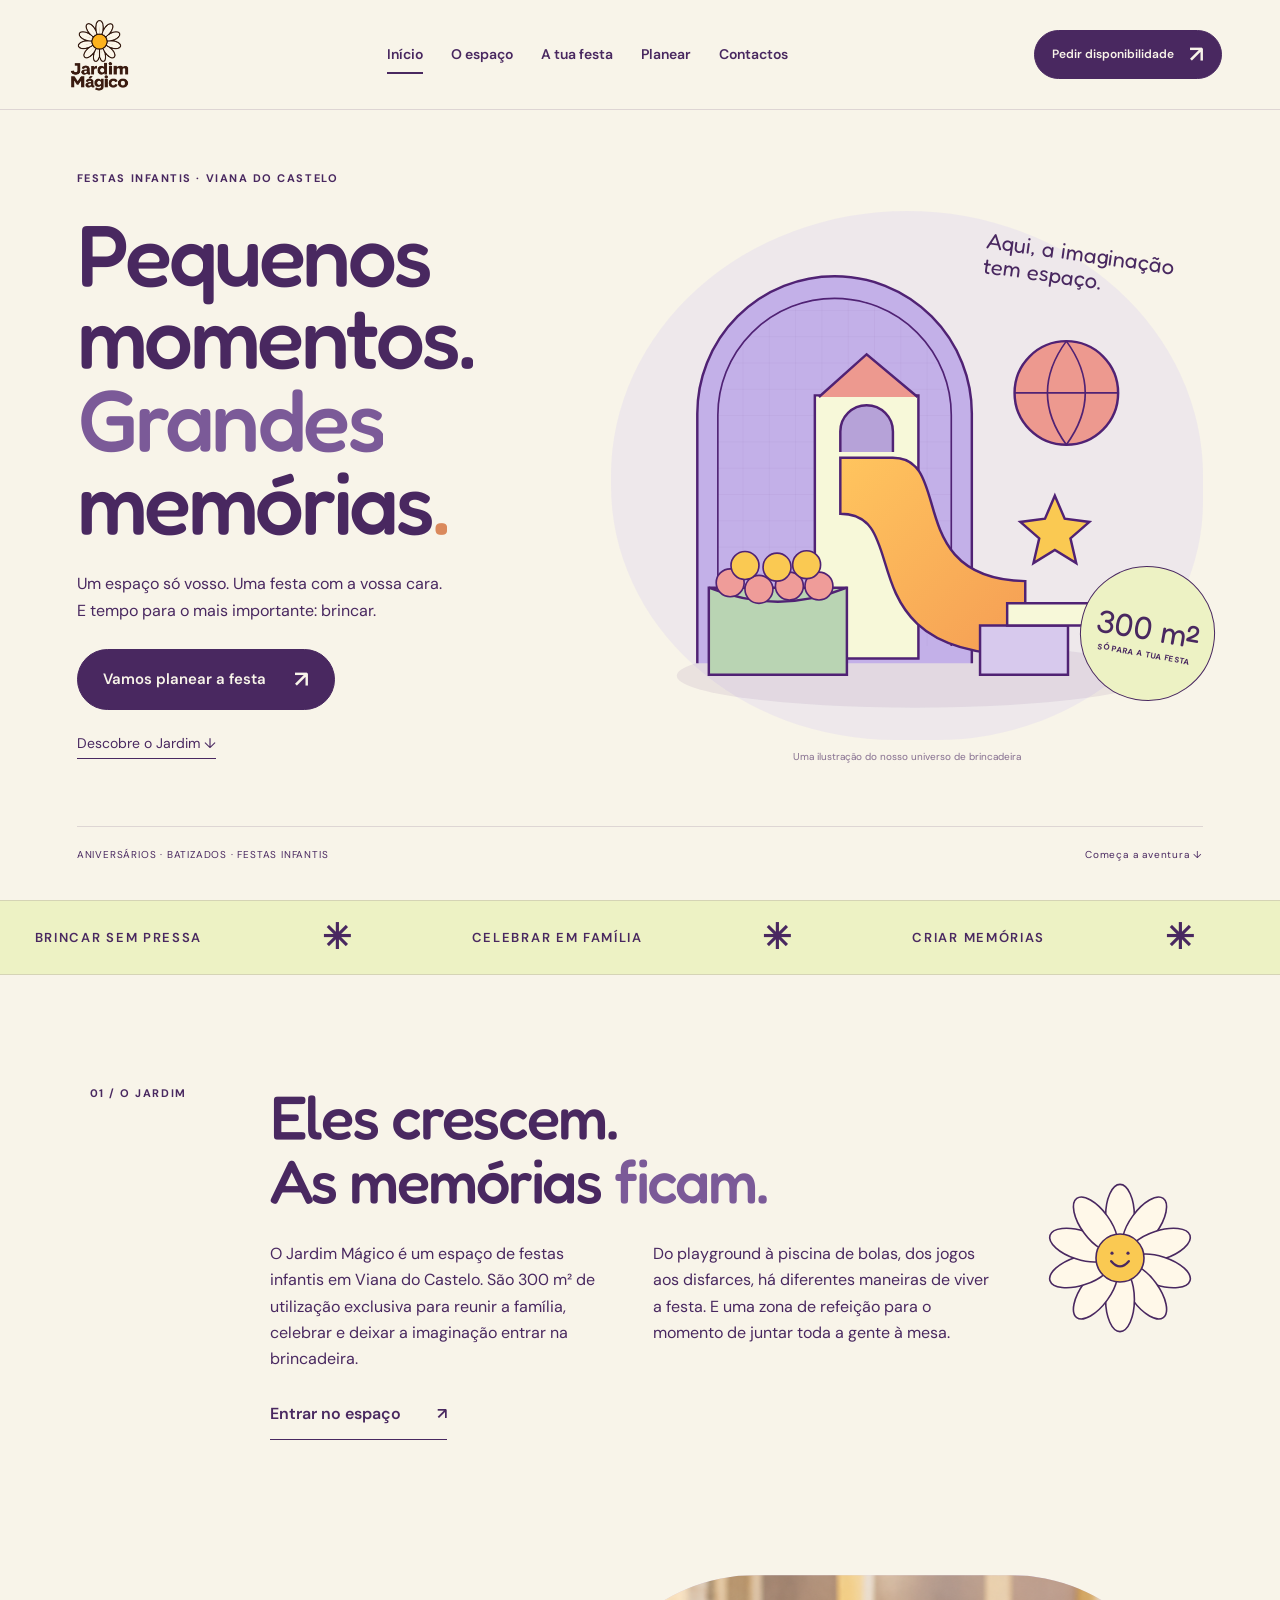
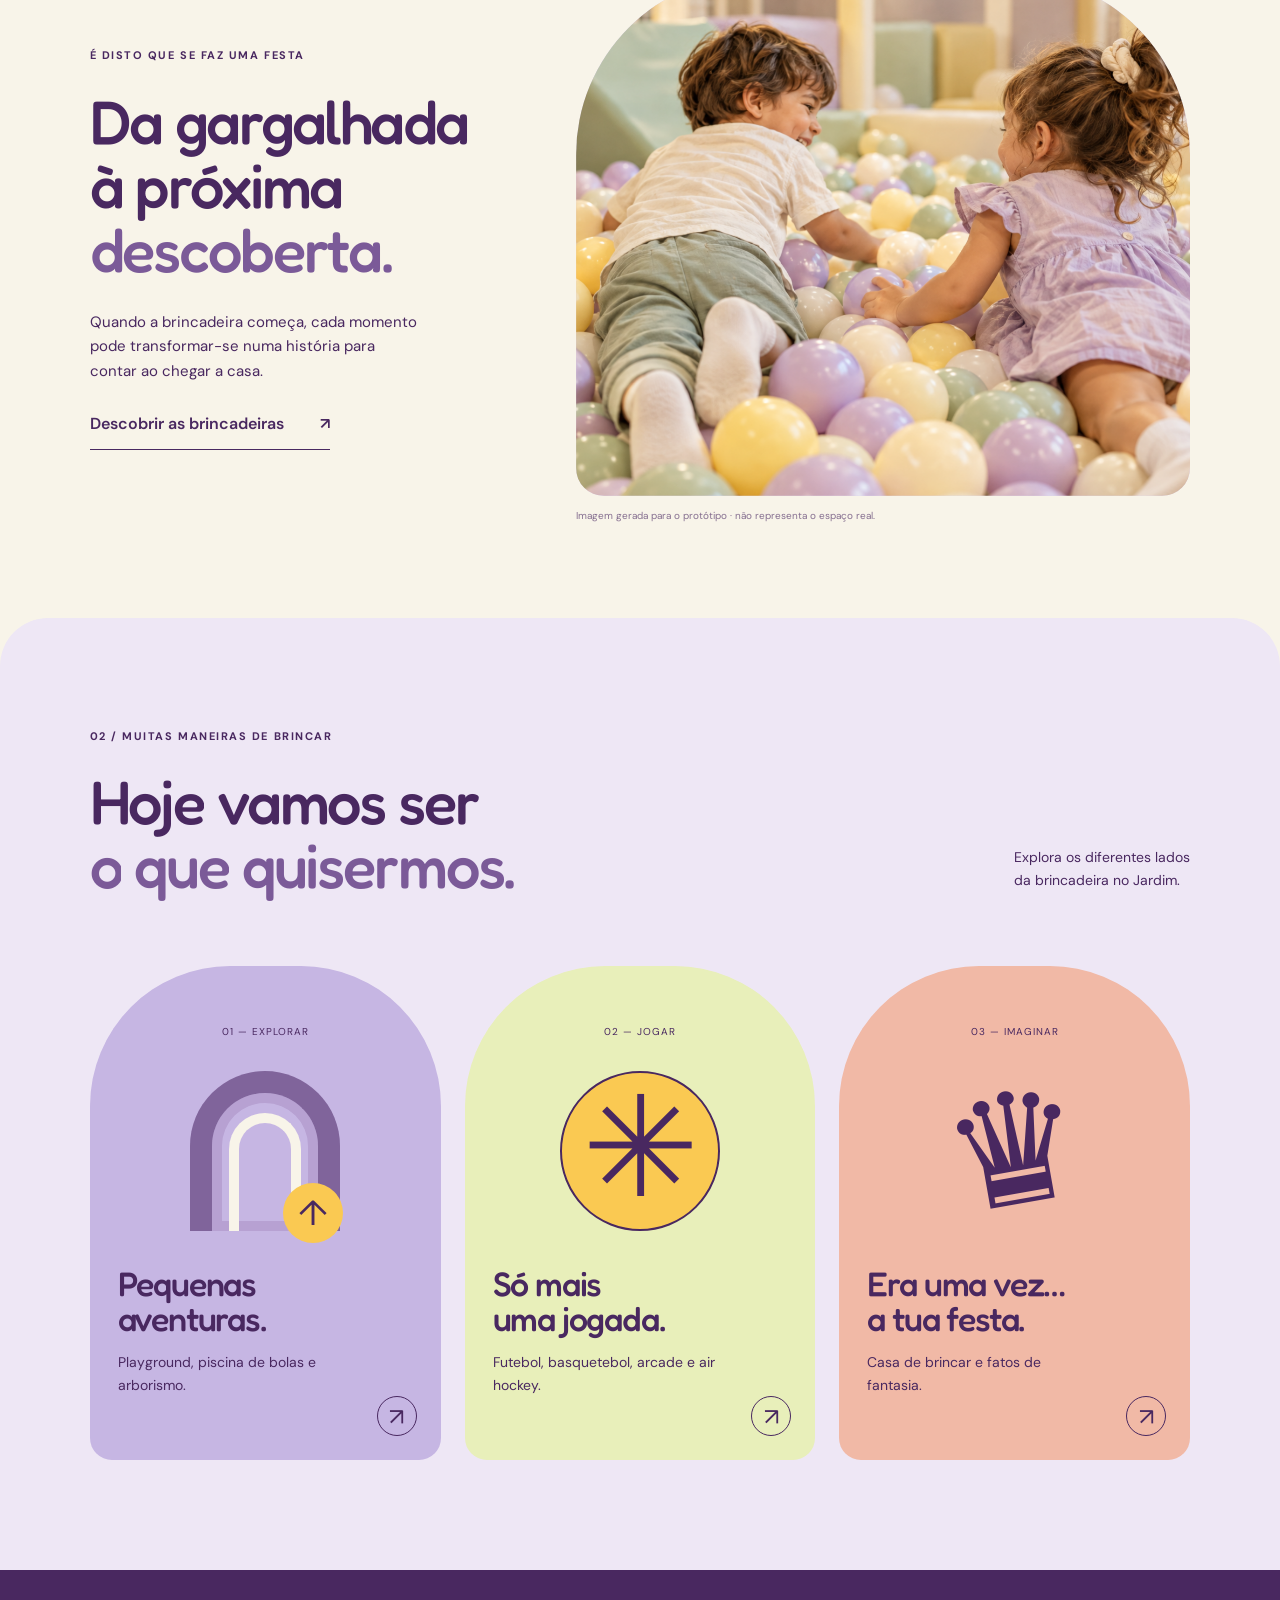
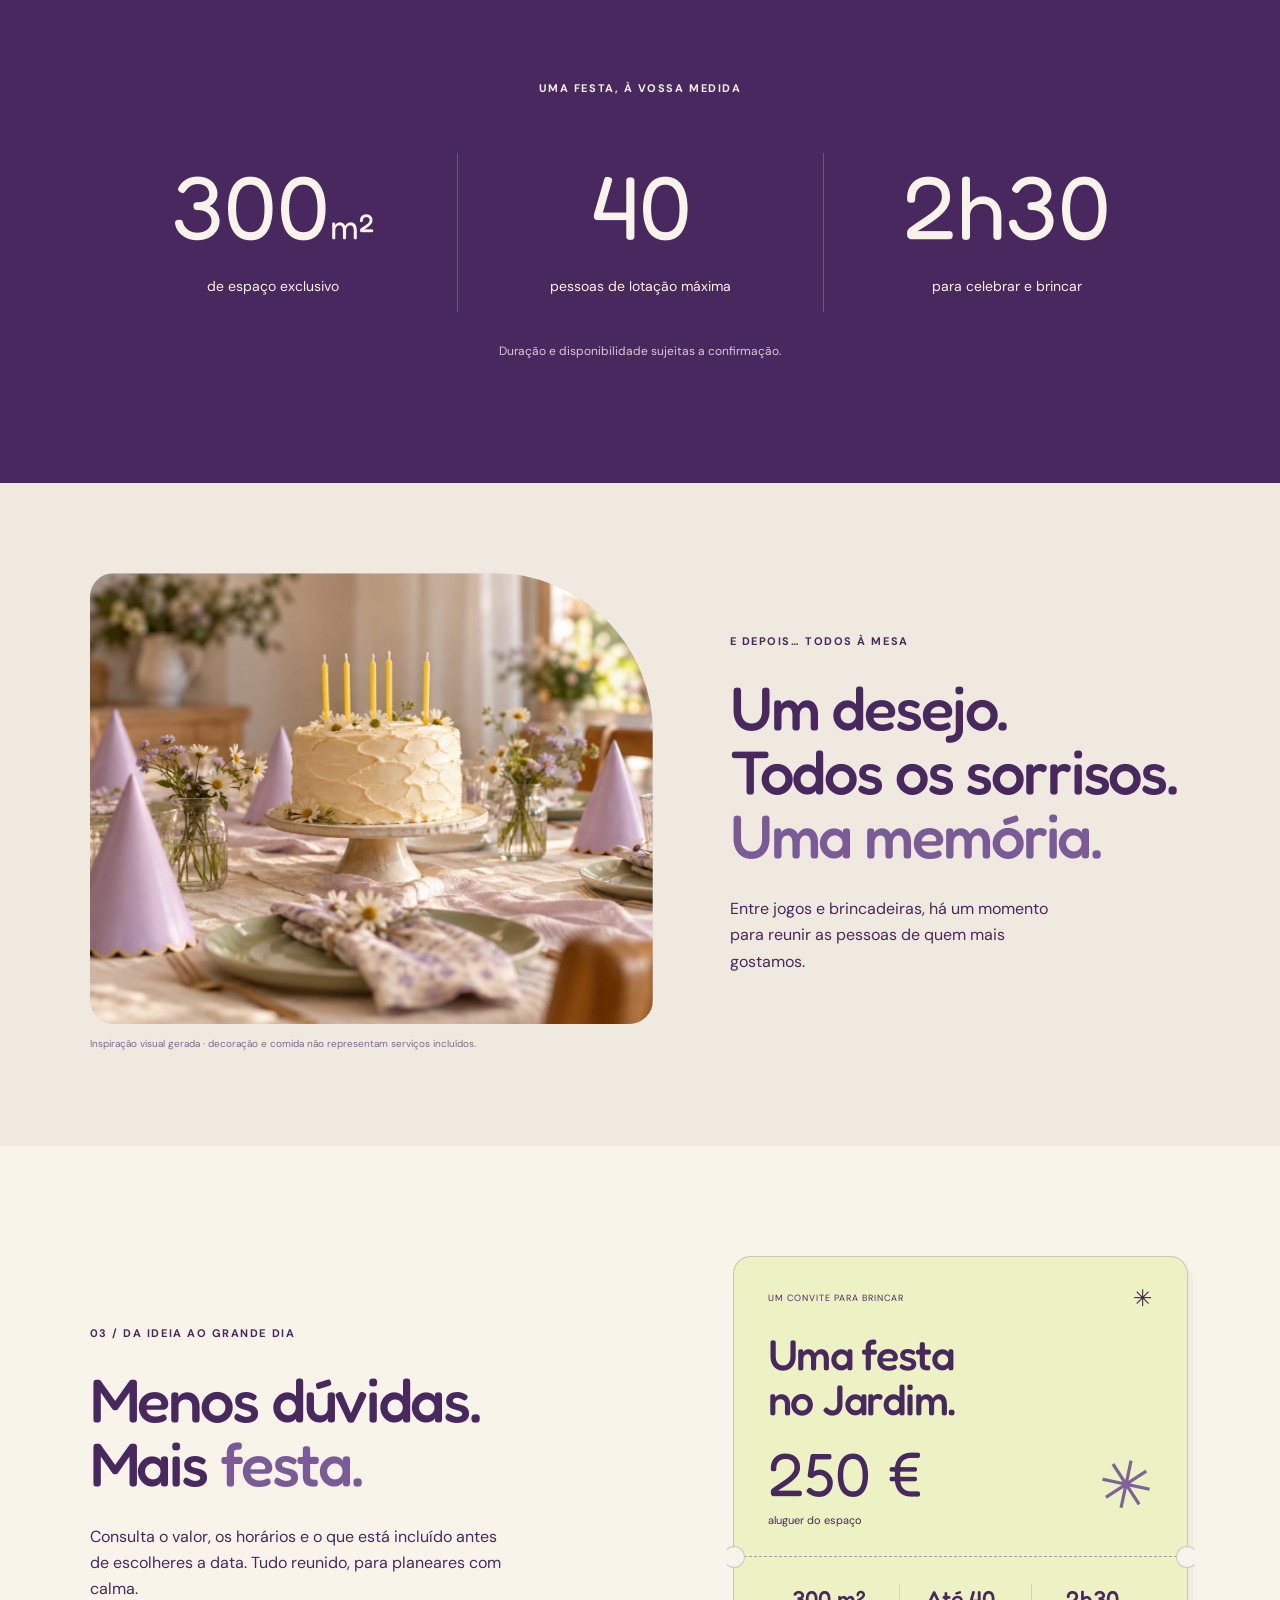
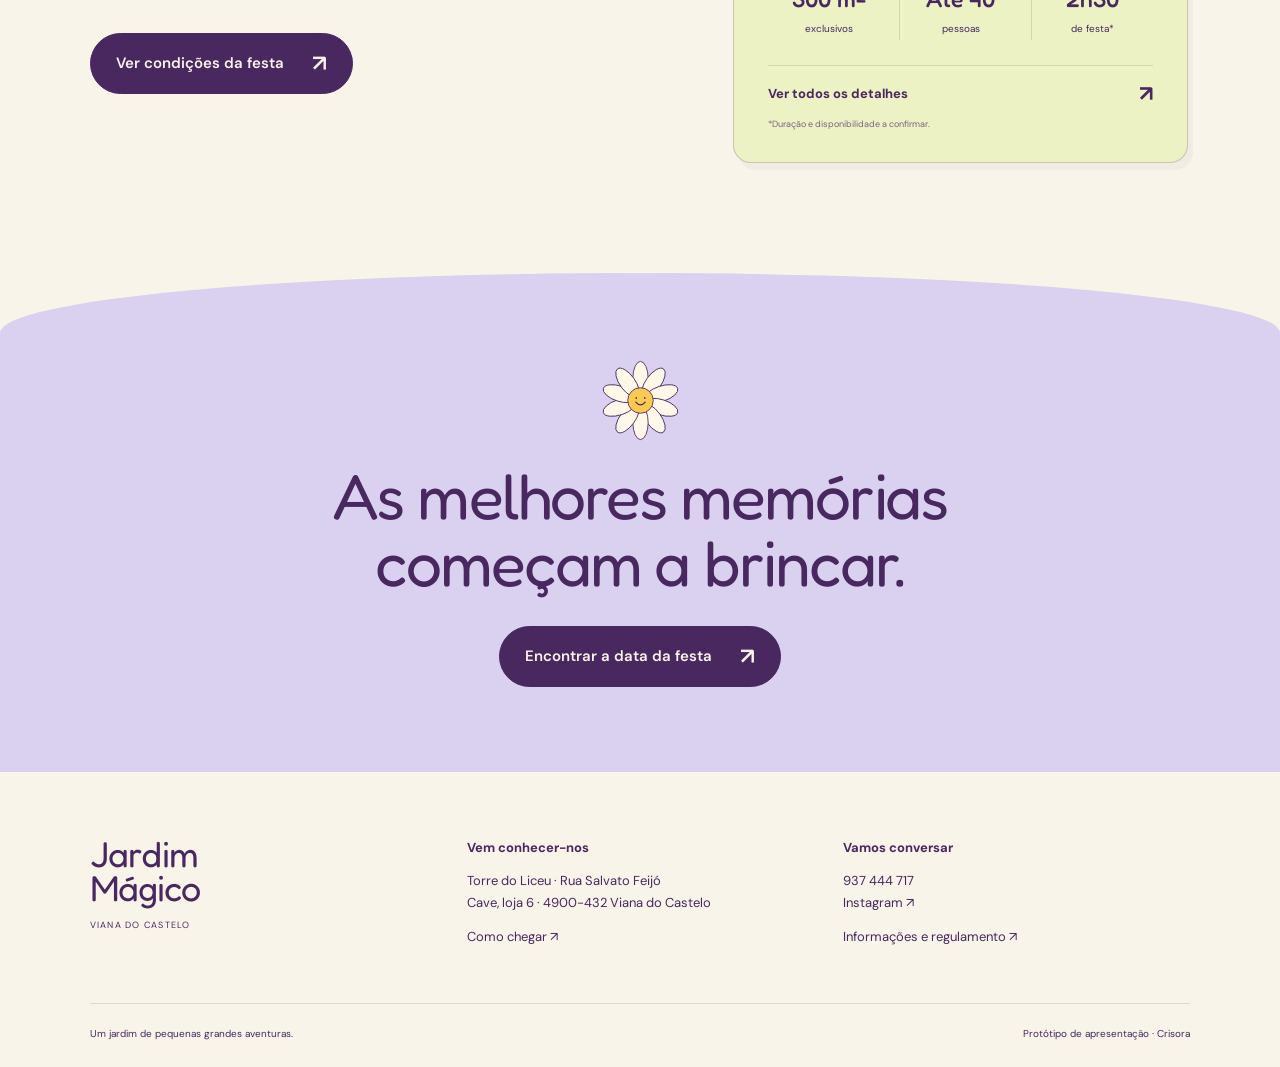
<file: index.html>
<!doctype html><html lang="pt-PT"><head><meta charset="utf-8"><meta name="viewport" content="width=device-width,initial-scale=1"><meta name="theme-color" content="#f8f4e9"><meta name="description" content="Jardim Mágico: espaço para festas infantis em Viana do Castelo. Conhece o espaço, as condições e prepara o teu pedido de disponibilidade."><meta name="robots" content="noindex,nofollow"><title>Pequenos momentos. Grandes memórias. · Jardim Mágico</title><link rel="icon" href="assets/logo.png"><link rel="stylesheet" href="style.css?v=4"><script src="app.js?v=3" defer></script></head><body><a class="skip" href="#conteudo">Saltar para o conteúdo</a><header><a class="brand" href="index.html" aria-label="Jardim Mágico — início"><img src="assets/logo-transparente.png" alt="Jardim Mágico" width="76" height="76"></a><nav aria-label="Navegação principal" id="nav"><a href="index.html" aria-current="page">Início</a><a href="espaco.html" >O espaço</a><a href="festas.html" >A tua festa</a><a href="planear.html" >Planear</a><a href="contactos.html" >Contactos</a></nav><a class="button small header-cta" href="planear.html">Pedir disponibilidade<span aria-hidden="true">↗</span></a><button class="menu" aria-controls="nav" aria-expanded="false">Menu <span>☰</span></button></header><main id="conteudo"><section class="hero"><div class="hero-copy"><p class="eyebrow">FESTAS INFANTIS · VIANA DO CASTELO</p><h1>Pequenos<br>momentos.<br><em>Grandes</em><br>memórias<span class="dot">.</span></h1><p>Um espaço só vosso. Uma festa com a vossa cara.<br>E tempo para o mais importante: brincar.</p><a class="button" href="planear.html">Vamos planear a festa<span aria-hidden="true">↗</span></a><a class="text-link" href="espaco.html">Descobre o Jardim ↓</a></div><div class="hero-art"><div class="orbit-note">Aqui, a imaginação<br>tem espaço.</div><svg class="play-scene" viewBox="0 0 720 620" role="img" aria-label="Ilustração conceptual de um universo de brincadeira"><defs><pattern id="grid" width="32" height="32" patternUnits="userSpaceOnUse"><path d="M32 0H0V32" fill="none" stroke="#593471" stroke-opacity=".1"/></pattern><linearGradient id="slide" x2="1" y2="1"><stop stop-color="#ffc55e"/><stop offset="1" stop-color="#f59d54"/></linearGradient></defs><ellipse cx="370" cy="541" rx="290" ry="39" fill="#502274" opacity=".08"/><path d="M105 526V222a167 167 0 0 1 334 0v304" fill="#c3b0e8" stroke="#502274" stroke-width="3"/><path d="M130 505V224a142 142 0 0 1 284 0v281" fill="url(#grid)" stroke="#502274" stroke-width="2"/><path d="M248 200h126v320H248z" fill="#f7f8d9" stroke="#502274" stroke-width="3"/><path d="M253 202l58-52 62 52" fill="#ed998f" stroke="#502274" stroke-width="3"/><path d="M279 269v-25a32 32 0 0 1 64 0v25" fill="#b6a2d8" stroke="#502274" stroke-width="3"/><path d="M343 276c75 0 11 147 161 150v90c-225 0-132-172-225-172v-68z" fill="url(#slide)" stroke="#502274" stroke-width="3"/><path d="M119 434h168v106H119z" fill="#b9d4b3" stroke="#502274" stroke-width="3"/><path d="M119 434q84 34 168 0" fill="none" stroke="#502274" stroke-width="3"/><g fill="#ef9c99" stroke="#502274" stroke-width="2"><circle cx="145" cy="428" r="17"/><circle cx="180" cy="436" r="17"/><circle cx="217" cy="432" r="17"/><circle cx="253" cy="432" r="17"/></g><g fill="#fac952" stroke="#502274" stroke-width="2"><circle cx="163" cy="407" r="17"/><circle cx="202" cy="409" r="17"/><circle cx="238" cy="406" r="17"/></g><g class="float-ball"><circle cx="554" cy="197" r="63" fill="#ed998f" stroke="#502274" stroke-width="3"/><path d="M554 134q-46 63 0 126m0-126q46 63 0 126m-63-63h126" fill="none" stroke="#502274" stroke-width="2"/></g><g class="float-star" fill="#fac952" stroke="#502274" stroke-width="3"><path d="m540 322 12 28 30 4-23 20 7 30-26-16-26 16 7-30-23-20 30-4z"/></g><path d="M449 480h107v60H449z" fill="#d7c9ed" stroke="#502274" stroke-width="3"/><path d="M482 453h106v27H482z" fill="#f7f8d9" stroke="#502274" stroke-width="3"/></svg><span class="art-note">Uma ilustração do nosso universo de brincadeira</span><div class="round-stamp">300 m²<br><small>SÓ PARA A TUA FESTA</small></div></div><div class="hero-foot"><span>ANIVERSÁRIOS · BATIZADOS · FESTAS INFANTIS</span><span>Começa a aventura ↓</span></div></section><div class="ribbon" aria-label="Brincar sem pressa. Celebrar em família. Criar memórias."><div class="ribbon-track" aria-hidden="true"><div class="ribbon-group"><span>BRINCAR SEM PRESSA</span><i aria-hidden="true">✳</i><span>CELEBRAR EM FAMÍLIA</span><i aria-hidden="true">✳</i><span>CRIAR MEMÓRIAS</span><i aria-hidden="true">✳</i></div><div class="ribbon-group"><span>BRINCAR SEM PRESSA</span><i aria-hidden="true">✳</i><span>CELEBRAR EM FAMÍLIA</span><i aria-hidden="true">✳</i><span>CRIAR MEMÓRIAS</span><i aria-hidden="true">✳</i></div></div></div><section class="intro section"><div class="section-tag">01 / O JARDIM</div><div><h2 class="reveal">Eles crescem.<br>As memórias <em>ficam.</em></h2><div class="intro-bottom"><p>O Jardim Mágico é um espaço de festas infantis em Viana do Castelo. São 300 m² de utilização exclusiva para reunir a família, celebrar e deixar a imaginação entrar na brincadeira.</p><p>Do playground à piscina de bolas, dos jogos aos disfarces, há diferentes maneiras de viver a festa. E uma zona de refeição para o momento de juntar toda a gente à mesa.</p></div><a class="text-button" href="espaco.html">Entrar no espaço<span aria-hidden="true">↗</span></a></div><div class="intro-flower"><svg viewBox="0 0 200 200" fill="none" aria-hidden="true"><g class="petals" fill="var(--petal,#fff8e9)" stroke="currentColor" stroke-width="2"><ellipse cx="100" cy="48" rx="18" ry="40" transform="rotate(0 100 100)"/><ellipse cx="100" cy="48" rx="18" ry="40" transform="rotate(36 100 100)"/><ellipse cx="100" cy="48" rx="18" ry="40" transform="rotate(72 100 100)"/><ellipse cx="100" cy="48" rx="18" ry="40" transform="rotate(108 100 100)"/><ellipse cx="100" cy="48" rx="18" ry="40" transform="rotate(144 100 100)"/><ellipse cx="100" cy="48" rx="18" ry="40" transform="rotate(180 100 100)"/><ellipse cx="100" cy="48" rx="18" ry="40" transform="rotate(216 100 100)"/><ellipse cx="100" cy="48" rx="18" ry="40" transform="rotate(252 100 100)"/><ellipse cx="100" cy="48" rx="18" ry="40" transform="rotate(288 100 100)"/><ellipse cx="100" cy="48" rx="18" ry="40" transform="rotate(324 100 100)"/></g><circle cx="100" cy="100" r="30" fill="#fac952" stroke="currentColor" stroke-width="2"/><path d="M89 104q11 13 22 0" stroke="currentColor" stroke-width="3" stroke-linecap="round"/><circle cx="90" cy="94" r="2" fill="currentColor"/><circle cx="110" cy="94" r="2" fill="currentColor"/></svg></div></section><section class="memory-scene section"><div class="memory-copy"><p class="eyebrow">É DISTO QUE SE FAZ UMA FESTA</p><h2>Da gargalhada<br>à próxima<br><em>descoberta.</em></h2><p>Quando a brincadeira começa, cada momento pode transformar-se numa história para contar ao chegar a casa.</p><a class="text-button" href="espaco.html">Descobrir as brincadeiras <span>↗</span></a></div><figure class="photo-reveal "><div class="photo-window"><img src="assets/brincar-conceito.png" alt="Imagem conceptual de crianças a brincar numa piscina de bolas" width="1536" height="1024" loading="lazy" decoding="async"></div><figcaption>Imagem gerada para o protótipo · não representa o espaço real.</figcaption></figure></section><section class="adventure section"><div class="section-heading"><div><p class="eyebrow">02 / MUITAS MANEIRAS DE BRINCAR</p><h2>Hoje vamos ser<br><em>o que quisermos.</em></h2></div><p>Explora os diferentes lados<br>da brincadeira no Jardim.</p></div><div class="adventure-grid"><a class="activity adventure-one reveal" href="espaco.html#aventura"><span>01 — EXPLORAR</span><div class="arch-art"><i></i><b>↑</b></div><h3>Pequenas<br>aventuras.</h3><p>Playground, piscina de bolas e arborismo.</p><span class="card-arrow">↗</span></a><a class="activity adventure-two reveal" href="espaco.html#jogos"><span>02 — JOGAR</span><div class="ball-art">✳</div><h3>Só mais<br>uma jogada.</h3><p>Futebol, basquetebol, arcade e air hockey.</p><span class="card-arrow">↗</span></a><a class="activity adventure-three reveal" href="espaco.html#imaginar"><span>03 — IMAGINAR</span><div class="crown-art">♛</div><h3>Era uma vez…<br>a tua festa.</h3><p>Casa de brincar e fatos de fantasia.</p><span class="card-arrow">↗</span></a></div></section><section class="facts section"><p class="eyebrow">UMA FESTA, À VOSSA MEDIDA</p><div class="facts-grid"><div><strong>300<span>m²</span></strong><p>de espaço exclusivo</p></div><div><strong>40</strong><p>pessoas de lotação máxima</p></div><div><strong>2h30</strong><p>para celebrar e brincar</p></div></div><p class="fine">Duração e disponibilidade sujeitas a confirmação.</p></section><section class="celebration-scene section"><figure class="photo-reveal "><div class="photo-window"><img src="assets/festa-conceito.png" alt="Imagem conceptual de uma mesa de aniversário em tons lilás e creme" width="1536" height="1024" loading="lazy" decoding="async"></div><figcaption>Inspiração visual gerada · decoração e comida não representam serviços incluídos.</figcaption></figure><div><p class="eyebrow">E DEPOIS… TODOS À MESA</p><h2>Um desejo.<br>Todos os sorrisos.<br><em>Uma memória.</em></h2><p>Entre jogos e brincadeiras, há um momento para reunir as pessoas de quem mais gostamos.</p></div></section><section class="split section"><div><p class="eyebrow">03 / DA IDEIA AO GRANDE DIA</p><h2>Menos dúvidas.<br>Mais <em>festa.</em></h2><p>Consulta o valor, os horários e o que está incluído antes de escolheres a data. Tudo reunido, para planeares com calma.</p><a class="button" href="festas.html">Ver condições da festa<span aria-hidden="true">↗</span></a></div><div class="ticket reveal ticket-home"><div class="ticket-topline"><span>UM CONVITE PARA BRINCAR</span><span aria-hidden="true">✳</span></div><h3>Uma festa<br>no Jardim.</h3><div class="ticket-value"><div class="ticket-price">250 €<small>aluguer do espaço</small></div><span class="ticket-flower" aria-hidden="true">✳</span></div><div class="ticket-perforation" aria-hidden="true"></div><div class="ticket-facts"><div><b>300 m²</b><span>exclusivos</span></div><div><b>Até 40</b><span>pessoas</span></div><div><b>2h30</b><span>de festa*</span></div></div><a class="ticket-link" href="festas.html">Ver todos os detalhes <span>↗</span></a><small class="ticket-footnote">*Duração e disponibilidade a confirmar.</small></div></section></main><section class="closing"><div class="mini-flower"><svg viewBox="0 0 200 200" fill="none" aria-hidden="true"><g class="petals" fill="var(--petal,#fff8e9)" stroke="currentColor" stroke-width="2"><ellipse cx="100" cy="48" rx="18" ry="40" transform="rotate(0 100 100)"/><ellipse cx="100" cy="48" rx="18" ry="40" transform="rotate(36 100 100)"/><ellipse cx="100" cy="48" rx="18" ry="40" transform="rotate(72 100 100)"/><ellipse cx="100" cy="48" rx="18" ry="40" transform="rotate(108 100 100)"/><ellipse cx="100" cy="48" rx="18" ry="40" transform="rotate(144 100 100)"/><ellipse cx="100" cy="48" rx="18" ry="40" transform="rotate(180 100 100)"/><ellipse cx="100" cy="48" rx="18" ry="40" transform="rotate(216 100 100)"/><ellipse cx="100" cy="48" rx="18" ry="40" transform="rotate(252 100 100)"/><ellipse cx="100" cy="48" rx="18" ry="40" transform="rotate(288 100 100)"/><ellipse cx="100" cy="48" rx="18" ry="40" transform="rotate(324 100 100)"/></g><circle cx="100" cy="100" r="30" fill="#fac952" stroke="currentColor" stroke-width="2"/><path d="M89 104q11 13 22 0" stroke="currentColor" stroke-width="3" stroke-linecap="round"/><circle cx="90" cy="94" r="2" fill="currentColor"/><circle cx="110" cy="94" r="2" fill="currentColor"/></svg></div><p>As melhores memórias<br>começam a brincar.</p><a class="button" href="planear.html">Encontrar a data da festa<span aria-hidden="true">↗</span></a></section><footer><a class="footer-brand" href="index.html">Jardim<br>Mágico<span>VIANA DO CASTELO</span></a><div><b>Vem conhecer-nos</b><p>Torre do Liceu · Rua Salvato Feijó<br>Cave, loja 6 · 4900-432 Viana do Castelo</p><a href="https://g.co/kgs/71ycxiL" target="_blank" rel="noopener">Como chegar ↗</a></div><div><b>Vamos conversar</b><p><a href="tel:+351937444717">937 444 717</a><br><a href="https://www.instagram.com/jardimmagicoviana/" target="_blank" rel="noopener">Instagram ↗</a></p><a href="assets/informacoes-jardim-magico.pdf" target="_blank">Informações e regulamento ↗</a></div><div class="footer-bottom"><span>Um jardim de pequenas grandes aventuras.</span><span>Protótipo de apresentação · Crisora</span></div></footer><div class="progress" aria-hidden="true"></div></body></html>
</file>
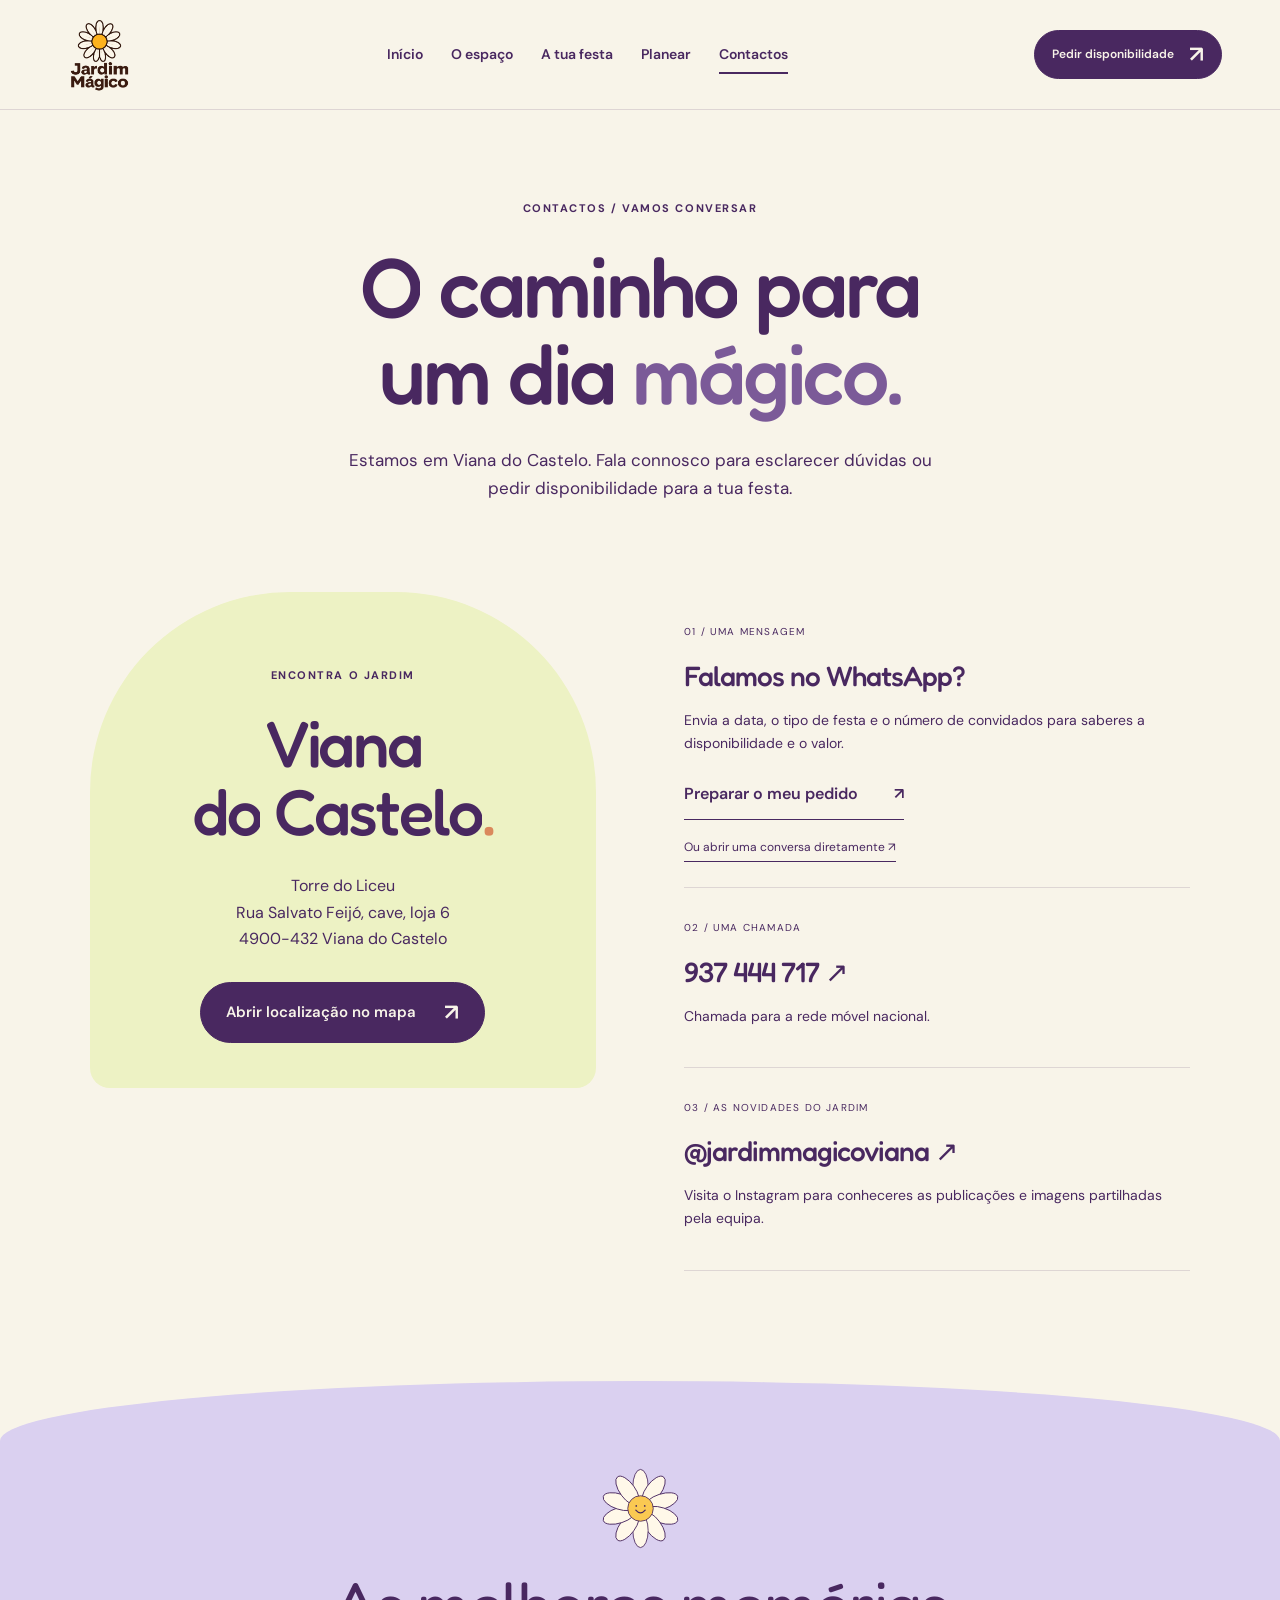
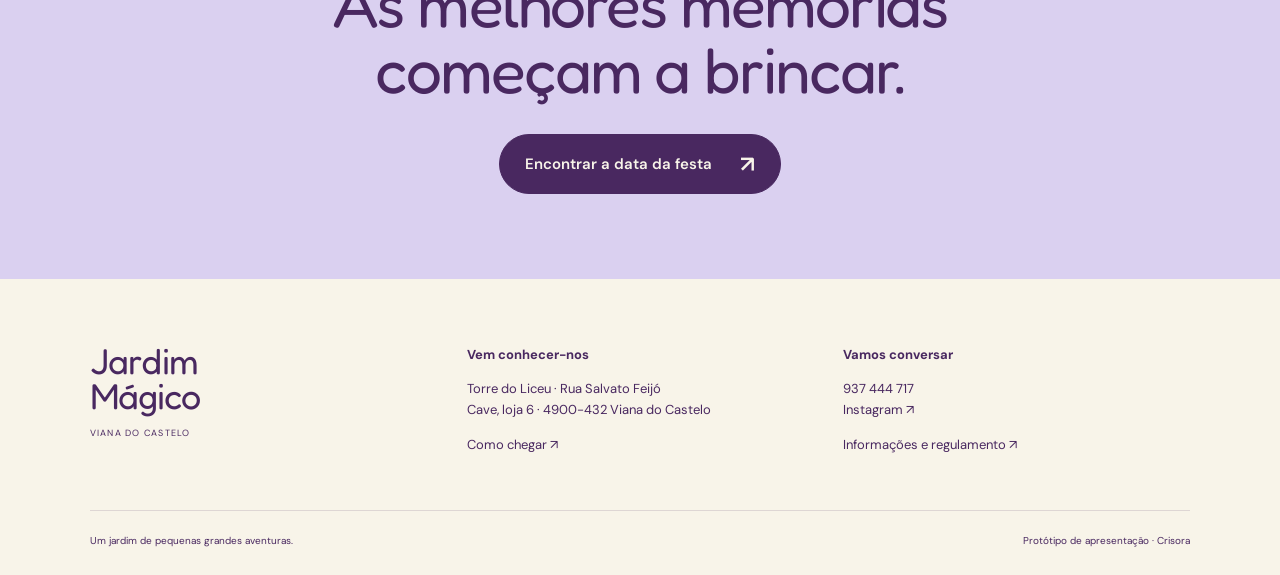
<file: contactos.html>
<!doctype html><html lang="pt-PT"><head><meta charset="utf-8"><meta name="viewport" content="width=device-width,initial-scale=1"><meta name="theme-color" content="#f8f4e9"><meta name="description" content="Jardim Mágico: espaço para festas infantis em Viana do Castelo. Conhece o espaço, as condições e prepara o teu pedido de disponibilidade."><meta name="robots" content="noindex,nofollow"><title>Estamos aqui · Jardim Mágico</title><link rel="icon" href="assets/logo.png"><link rel="stylesheet" href="style.css?v=4"><script src="app.js?v=3" defer></script></head><body><a class="skip" href="#conteudo">Saltar para o conteúdo</a><header><a class="brand" href="index.html" aria-label="Jardim Mágico — início"><img src="assets/logo-transparente.png" alt="Jardim Mágico" width="76" height="76"></a><nav aria-label="Navegação principal" id="nav"><a href="index.html" >Início</a><a href="espaco.html" >O espaço</a><a href="festas.html" >A tua festa</a><a href="planear.html" >Planear</a><a href="contactos.html" aria-current="page">Contactos</a></nav><a class="button small header-cta" href="planear.html">Pedir disponibilidade<span aria-hidden="true">↗</span></a><button class="menu" aria-controls="nav" aria-expanded="false">Menu <span>☰</span></button></header><main id="conteudo"><section class="page-hero"><p class="eyebrow">CONTACTOS / VAMOS CONVERSAR</p><h1>O caminho para<br>um dia <em>mágico.</em></h1><p>Estamos em Viana do Castelo. Fala connosco para esclarecer dúvidas ou pedir disponibilidade para a tua festa.</p></section><section class="contact-layout section"><div class="address-card"><p class="eyebrow">ENCONTRA O JARDIM</p><h2>Viana<br>do Castelo<span class="dot">.</span></h2><address>Torre do Liceu<br>Rua Salvato Feijó, cave, loja 6<br>4900-432 Viana do Castelo</address><a class="button" href="https://g.co/kgs/71ycxiL">Abrir localização no mapa<span aria-hidden="true">↗</span></a></div><div class="contact-options"><article><span>01 / UMA MENSAGEM</span><h3>Falamos no WhatsApp?</h3><p>Envia a data, o tipo de festa e o número de convidados para saberes a disponibilidade e o valor.</p><a class="text-button" href="planear.html">Preparar o meu pedido<span aria-hidden="true">↗</span></a><a class="text-link" href="https://wa.me/351937444717" target="_blank" rel="noopener">Ou abrir uma conversa diretamente ↗</a></article><article><span>02 / UMA CHAMADA</span><h3><a href="tel:+351937444717">937 444 717 ↗</a></h3><p>Chamada para a rede móvel nacional.</p></article><article><span>03 / AS NOVIDADES DO JARDIM</span><h3><a href="https://www.instagram.com/jardimmagicoviana/" target="_blank" rel="noopener">@jardimmagicoviana ↗</a></h3><p>Visita o Instagram para conheceres as publicações e imagens partilhadas pela equipa.</p></article></div></section></main><section class="closing"><div class="mini-flower"><svg viewBox="0 0 200 200" fill="none" aria-hidden="true"><g class="petals" fill="var(--petal,#fff8e9)" stroke="currentColor" stroke-width="2"><ellipse cx="100" cy="48" rx="18" ry="40" transform="rotate(0 100 100)"/><ellipse cx="100" cy="48" rx="18" ry="40" transform="rotate(36 100 100)"/><ellipse cx="100" cy="48" rx="18" ry="40" transform="rotate(72 100 100)"/><ellipse cx="100" cy="48" rx="18" ry="40" transform="rotate(108 100 100)"/><ellipse cx="100" cy="48" rx="18" ry="40" transform="rotate(144 100 100)"/><ellipse cx="100" cy="48" rx="18" ry="40" transform="rotate(180 100 100)"/><ellipse cx="100" cy="48" rx="18" ry="40" transform="rotate(216 100 100)"/><ellipse cx="100" cy="48" rx="18" ry="40" transform="rotate(252 100 100)"/><ellipse cx="100" cy="48" rx="18" ry="40" transform="rotate(288 100 100)"/><ellipse cx="100" cy="48" rx="18" ry="40" transform="rotate(324 100 100)"/></g><circle cx="100" cy="100" r="30" fill="#fac952" stroke="currentColor" stroke-width="2"/><path d="M89 104q11 13 22 0" stroke="currentColor" stroke-width="3" stroke-linecap="round"/><circle cx="90" cy="94" r="2" fill="currentColor"/><circle cx="110" cy="94" r="2" fill="currentColor"/></svg></div><p>As melhores memórias<br>começam a brincar.</p><a class="button" href="planear.html">Encontrar a data da festa<span aria-hidden="true">↗</span></a></section><footer><a class="footer-brand" href="index.html">Jardim<br>Mágico<span>VIANA DO CASTELO</span></a><div><b>Vem conhecer-nos</b><p>Torre do Liceu · Rua Salvato Feijó<br>Cave, loja 6 · 4900-432 Viana do Castelo</p><a href="https://g.co/kgs/71ycxiL" target="_blank" rel="noopener">Como chegar ↗</a></div><div><b>Vamos conversar</b><p><a href="tel:+351937444717">937 444 717</a><br><a href="https://www.instagram.com/jardimmagicoviana/" target="_blank" rel="noopener">Instagram ↗</a></p><a href="assets/informacoes-jardim-magico.pdf" target="_blank">Informações e regulamento ↗</a></div><div class="footer-bottom"><span>Um jardim de pequenas grandes aventuras.</span><span>Protótipo de apresentação · Crisora</span></div></footer><div class="progress" aria-hidden="true"></div></body></html>
</file>
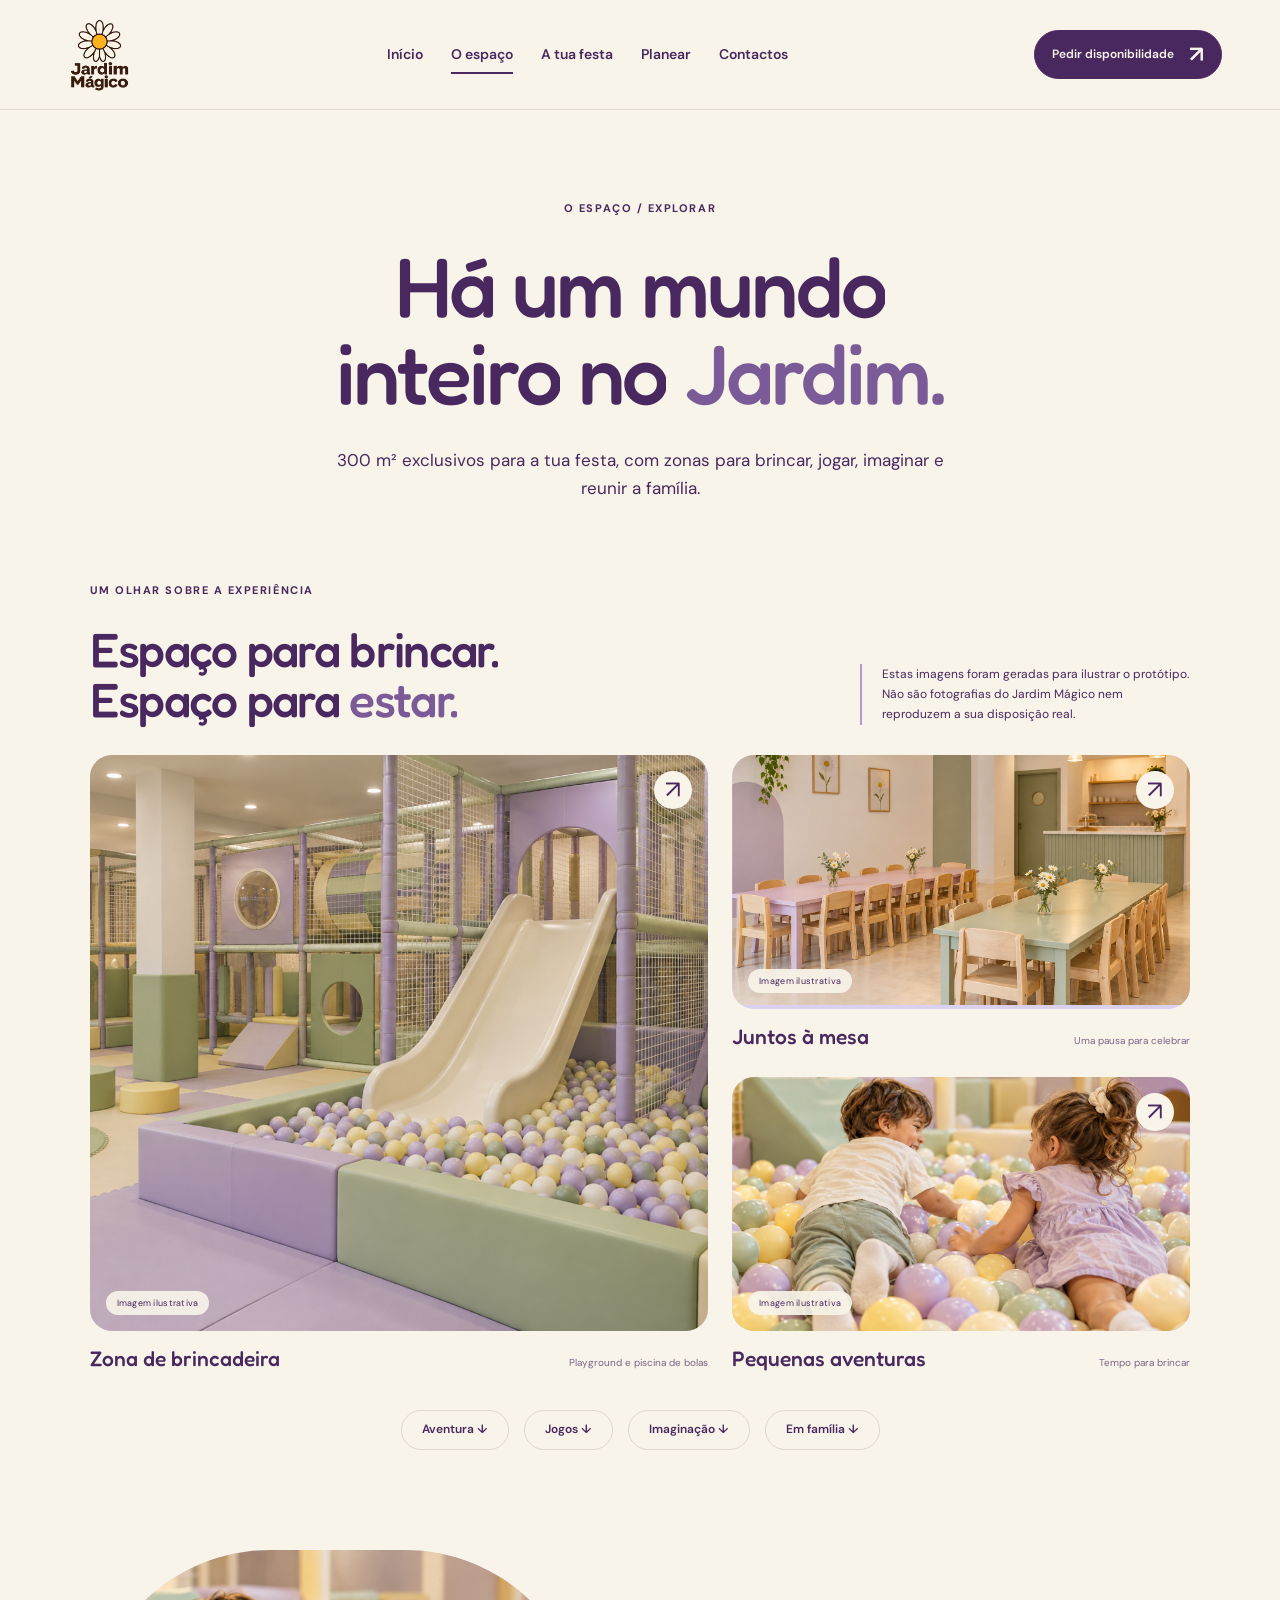
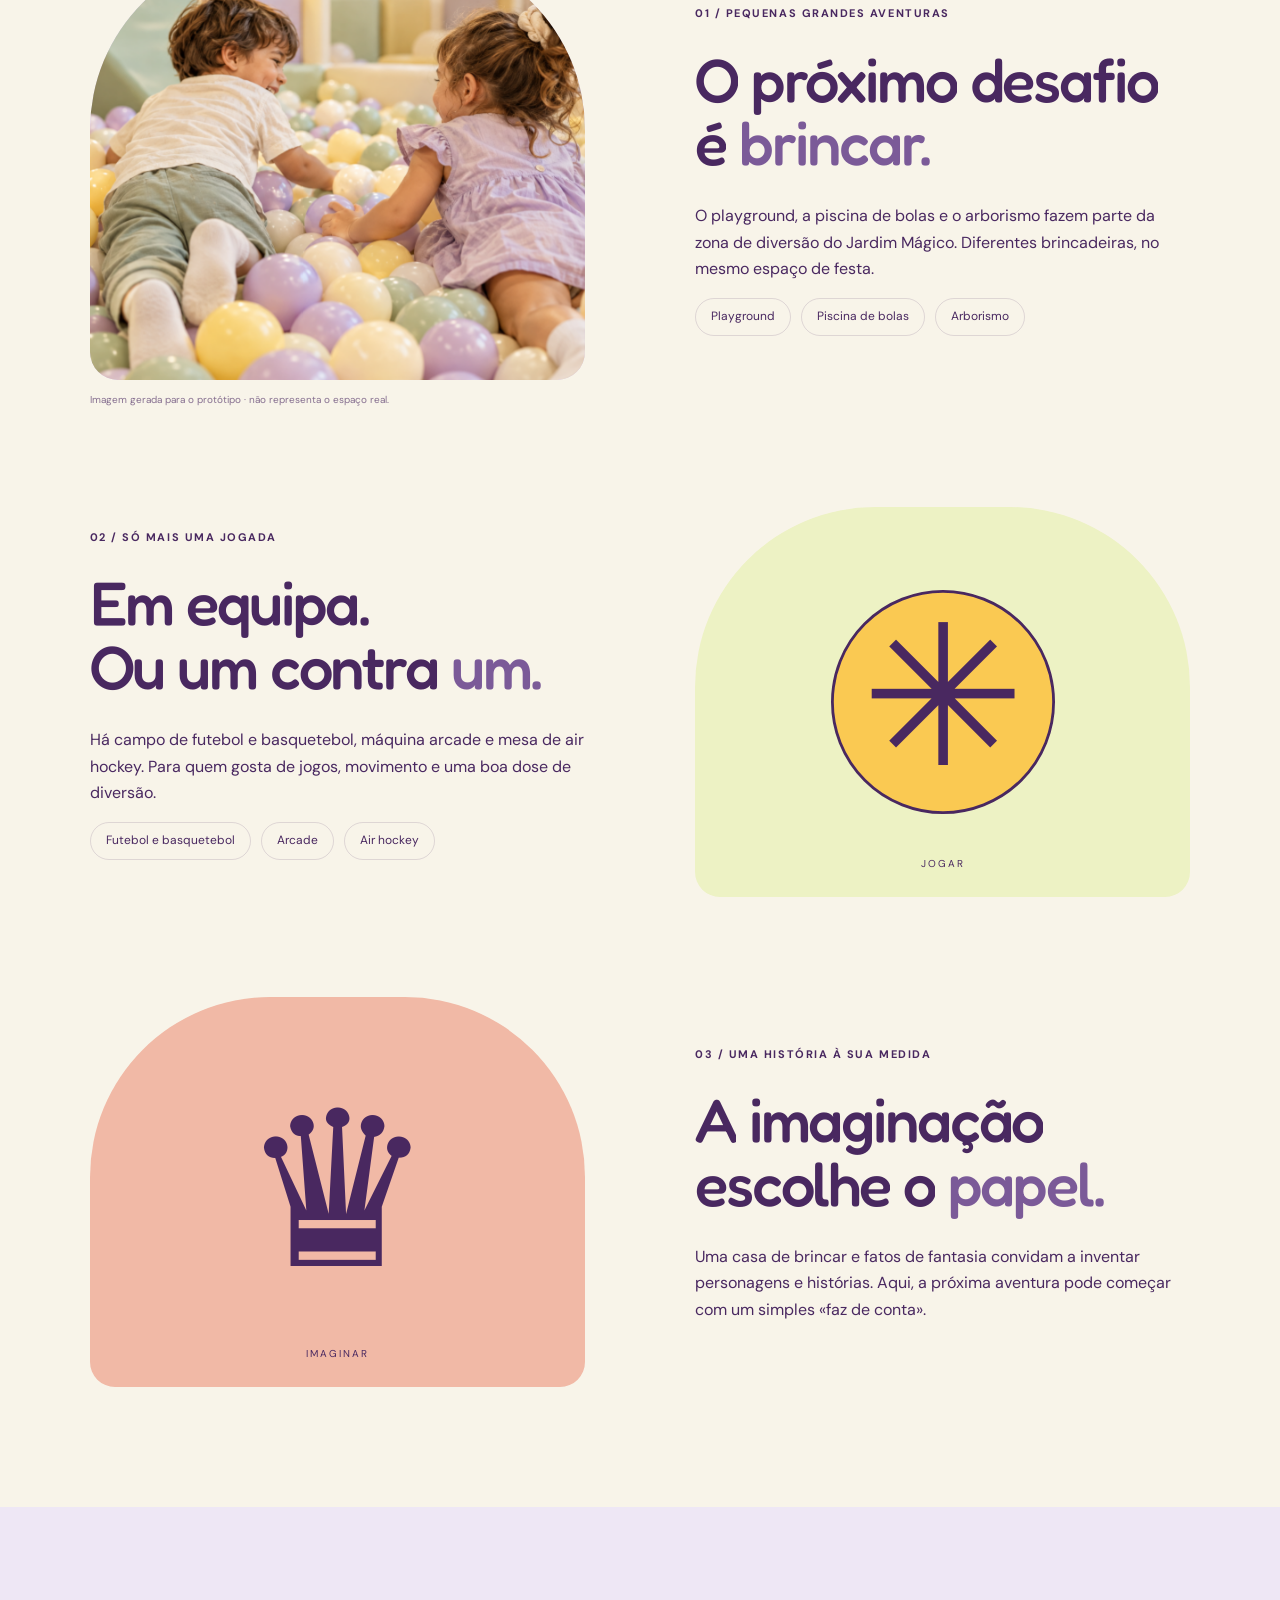
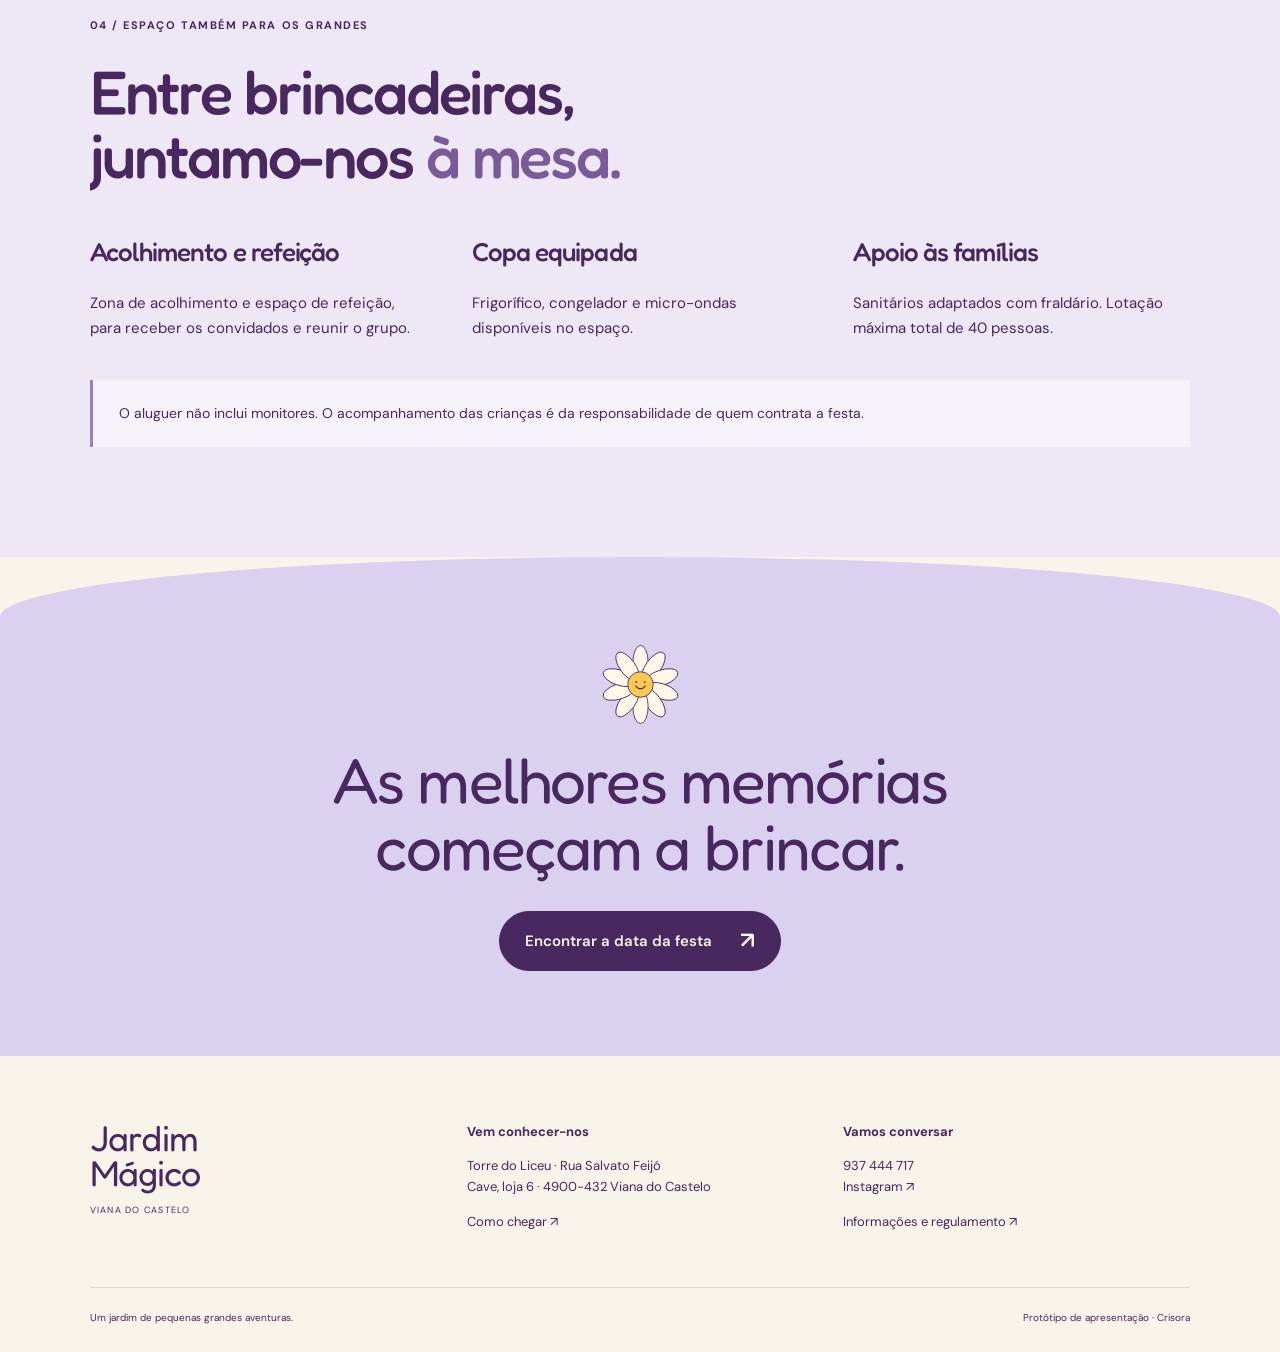
<file: espaco.html>
<!doctype html><html lang="pt-PT"><head><meta charset="utf-8"><meta name="viewport" content="width=device-width,initial-scale=1"><meta name="theme-color" content="#f8f4e9"><meta name="description" content="Jardim Mágico: espaço para festas infantis em Viana do Castelo. Conhece o espaço, as condições e prepara o teu pedido de disponibilidade."><meta name="robots" content="noindex,nofollow"><title>Um espaço para a imaginação · Jardim Mágico</title><link rel="icon" href="assets/logo.png"><link rel="stylesheet" href="style.css?v=4"><script src="app.js?v=3" defer></script></head><body><a class="skip" href="#conteudo">Saltar para o conteúdo</a><header><a class="brand" href="index.html" aria-label="Jardim Mágico — início"><img src="assets/logo-transparente.png" alt="Jardim Mágico" width="76" height="76"></a><nav aria-label="Navegação principal" id="nav"><a href="index.html" >Início</a><a href="espaco.html" aria-current="page">O espaço</a><a href="festas.html" >A tua festa</a><a href="planear.html" >Planear</a><a href="contactos.html" >Contactos</a></nav><a class="button small header-cta" href="planear.html">Pedir disponibilidade<span aria-hidden="true">↗</span></a><button class="menu" aria-controls="nav" aria-expanded="false">Menu <span>☰</span></button></header><main id="conteudo"><section class="page-hero"><p class="eyebrow">O ESPAÇO / EXPLORAR</p><h1>Há um mundo<br>inteiro no <em>Jardim.</em></h1><p>300 m² exclusivos para a tua festa, com zonas para brincar, jogar, imaginar e reunir a família.</p></section><section class="venue-gallery section" aria-labelledby="gallery-title"><div class="gallery-heading"><div><p class="eyebrow">UM OLHAR SOBRE A EXPERIÊNCIA</p><h2 id="gallery-title">Espaço para brincar.<br>Espaço para <em>estar.</em></h2></div><p class="gallery-disclosure">Estas imagens foram geradas para ilustrar o protótipo. Não são fotografias do Jardim Mágico nem reproduzem a sua disposição real.</p></div><div class="venue-grid"><figure class="venue-item photo-reveal venue-item-0"><button class="gallery-open photo-window" type="button" data-image="assets/ambiente-brincar.png" data-title="Zona de brincadeira" aria-label="Ampliar imagem ilustrativa: Zona de brincadeira"><img src="assets/ambiente-brincar.png" alt="Vista conceptual de um parque infantil interior com escorrega e piscina de bolas" width="1536" height="1024" loading="lazy"><span class="expand-mark" aria-hidden="true">↗</span><span class="concept-tag">Imagem ilustrativa</span></button><figcaption><b>Zona de brincadeira</b><span>Playground e piscina de bolas</span></figcaption></figure><figure class="venue-item photo-reveal venue-item-1"><button class="gallery-open photo-window" type="button" data-image="assets/ambiente-refeicao.png" data-title="Juntos à mesa" aria-label="Ampliar imagem ilustrativa: Juntos à mesa"><img src="assets/ambiente-refeicao.png" alt="Vista conceptual de uma zona de refeição com mesas infantis" width="1536" height="1024" loading="lazy"><span class="expand-mark" aria-hidden="true">↗</span><span class="concept-tag">Imagem ilustrativa</span></button><figcaption><b>Juntos à mesa</b><span>Uma pausa para celebrar</span></figcaption></figure><figure class="venue-item photo-reveal venue-item-2"><button class="gallery-open photo-window" type="button" data-image="assets/brincar-conceito.png" data-title="Pequenas aventuras" aria-label="Ampliar imagem ilustrativa: Pequenas aventuras"><img src="assets/brincar-conceito.png" alt="Cena conceptual de crianças numa piscina de bolas" width="1536" height="1024" loading="lazy"><span class="expand-mark" aria-hidden="true">↗</span><span class="concept-tag">Imagem ilustrativa</span></button><figcaption><b>Pequenas aventuras</b><span>Tempo para brincar</span></figcaption></figure></div><nav class="space-jump" aria-label="Zonas do espaço"><a href="#aventura">Aventura ↓</a><a href="#jogos">Jogos ↓</a><a href="#imaginar">Imaginação ↓</a><a href="#familia">Em família ↓</a></nav></section><dialog class="gallery-dialog" aria-labelledby="lightbox-title"><button class="gallery-close" type="button" aria-label="Fechar imagem">Fechar ×</button><img alt="" id="lightbox-image"><div><h3 id="lightbox-title"></h3><p>Imagem gerada para o protótipo. Não representa o espaço real.</p></div></dialog><section id="aventura" class="space-row section"><figure class="photo-reveal "><div class="photo-window"><img src="assets/brincar-conceito.png" alt="Imagem conceptual de crianças a brincar numa piscina de bolas" width="1536" height="1024" loading="lazy" decoding="async"></div><figcaption>Imagem gerada para o protótipo · não representa o espaço real.</figcaption></figure><div><p class="eyebrow">01 / PEQUENAS GRANDES AVENTURAS</p><h2>O próximo desafio<br>é <em>brincar.</em></h2><p>O playground, a piscina de bolas e o arborismo fazem parte da zona de diversão do Jardim Mágico. Diferentes brincadeiras, no mesmo espaço de festa.</p><ul class="pill-list"><li>Playground</li><li>Piscina de bolas</li><li>Arborismo</li></ul></div></section><section id="jogos" class="space-row section reverse"><div class="space-visual green"><div class="ball-art">✳</div><span>JOGAR</span></div><div><p class="eyebrow">02 / SÓ MAIS UMA JOGADA</p><h2>Em equipa.<br>Ou um contra <em>um.</em></h2><p>Há campo de futebol e basquetebol, máquina arcade e mesa de air hockey. Para quem gosta de jogos, movimento e uma boa dose de diversão.</p><ul class="pill-list"><li>Futebol e basquetebol</li><li>Arcade</li><li>Air hockey</li></ul></div></section><section id="imaginar" class="space-row section"><div class="space-visual peach"><div class="crown-art">♛</div><span>IMAGINAR</span></div><div><p class="eyebrow">03 / UMA HISTÓRIA À SUA MEDIDA</p><h2>A imaginação<br>escolhe o <em>papel.</em></h2><p>Uma casa de brincar e fatos de fantasia convidam a inventar personagens e histórias. Aqui, a próxima aventura pode começar com um simples «faz de conta».</p></div></section><section id="familia" class="section family"><p class="eyebrow">04 / ESPAÇO TAMBÉM PARA OS GRANDES</p><h2>Entre brincadeiras,<br>juntamo-nos <em>à mesa.</em></h2><div class="info-columns"><article><h3>Acolhimento e refeição</h3><p>Zona de acolhimento e espaço de refeição, para receber os convidados e reunir o grupo.</p></article><article><h3>Copa equipada</h3><p>Frigorífico, congelador e micro-ondas disponíveis no espaço.</p></article><article><h3>Apoio às famílias</h3><p>Sanitários adaptados com fraldário. Lotação máxima total de 40 pessoas.</p></article></div><div class="note">O aluguer não inclui monitores. O acompanhamento das crianças é da responsabilidade de quem contrata a festa.</div></section></main><section class="closing"><div class="mini-flower"><svg viewBox="0 0 200 200" fill="none" aria-hidden="true"><g class="petals" fill="var(--petal,#fff8e9)" stroke="currentColor" stroke-width="2"><ellipse cx="100" cy="48" rx="18" ry="40" transform="rotate(0 100 100)"/><ellipse cx="100" cy="48" rx="18" ry="40" transform="rotate(36 100 100)"/><ellipse cx="100" cy="48" rx="18" ry="40" transform="rotate(72 100 100)"/><ellipse cx="100" cy="48" rx="18" ry="40" transform="rotate(108 100 100)"/><ellipse cx="100" cy="48" rx="18" ry="40" transform="rotate(144 100 100)"/><ellipse cx="100" cy="48" rx="18" ry="40" transform="rotate(180 100 100)"/><ellipse cx="100" cy="48" rx="18" ry="40" transform="rotate(216 100 100)"/><ellipse cx="100" cy="48" rx="18" ry="40" transform="rotate(252 100 100)"/><ellipse cx="100" cy="48" rx="18" ry="40" transform="rotate(288 100 100)"/><ellipse cx="100" cy="48" rx="18" ry="40" transform="rotate(324 100 100)"/></g><circle cx="100" cy="100" r="30" fill="#fac952" stroke="currentColor" stroke-width="2"/><path d="M89 104q11 13 22 0" stroke="currentColor" stroke-width="3" stroke-linecap="round"/><circle cx="90" cy="94" r="2" fill="currentColor"/><circle cx="110" cy="94" r="2" fill="currentColor"/></svg></div><p>As melhores memórias<br>começam a brincar.</p><a class="button" href="planear.html">Encontrar a data da festa<span aria-hidden="true">↗</span></a></section><footer><a class="footer-brand" href="index.html">Jardim<br>Mágico<span>VIANA DO CASTELO</span></a><div><b>Vem conhecer-nos</b><p>Torre do Liceu · Rua Salvato Feijó<br>Cave, loja 6 · 4900-432 Viana do Castelo</p><a href="https://g.co/kgs/71ycxiL" target="_blank" rel="noopener">Como chegar ↗</a></div><div><b>Vamos conversar</b><p><a href="tel:+351937444717">937 444 717</a><br><a href="https://www.instagram.com/jardimmagicoviana/" target="_blank" rel="noopener">Instagram ↗</a></p><a href="assets/informacoes-jardim-magico.pdf" target="_blank">Informações e regulamento ↗</a></div><div class="footer-bottom"><span>Um jardim de pequenas grandes aventuras.</span><span>Protótipo de apresentação · Crisora</span></div></footer><div class="progress" aria-hidden="true"></div></body></html>
</file>
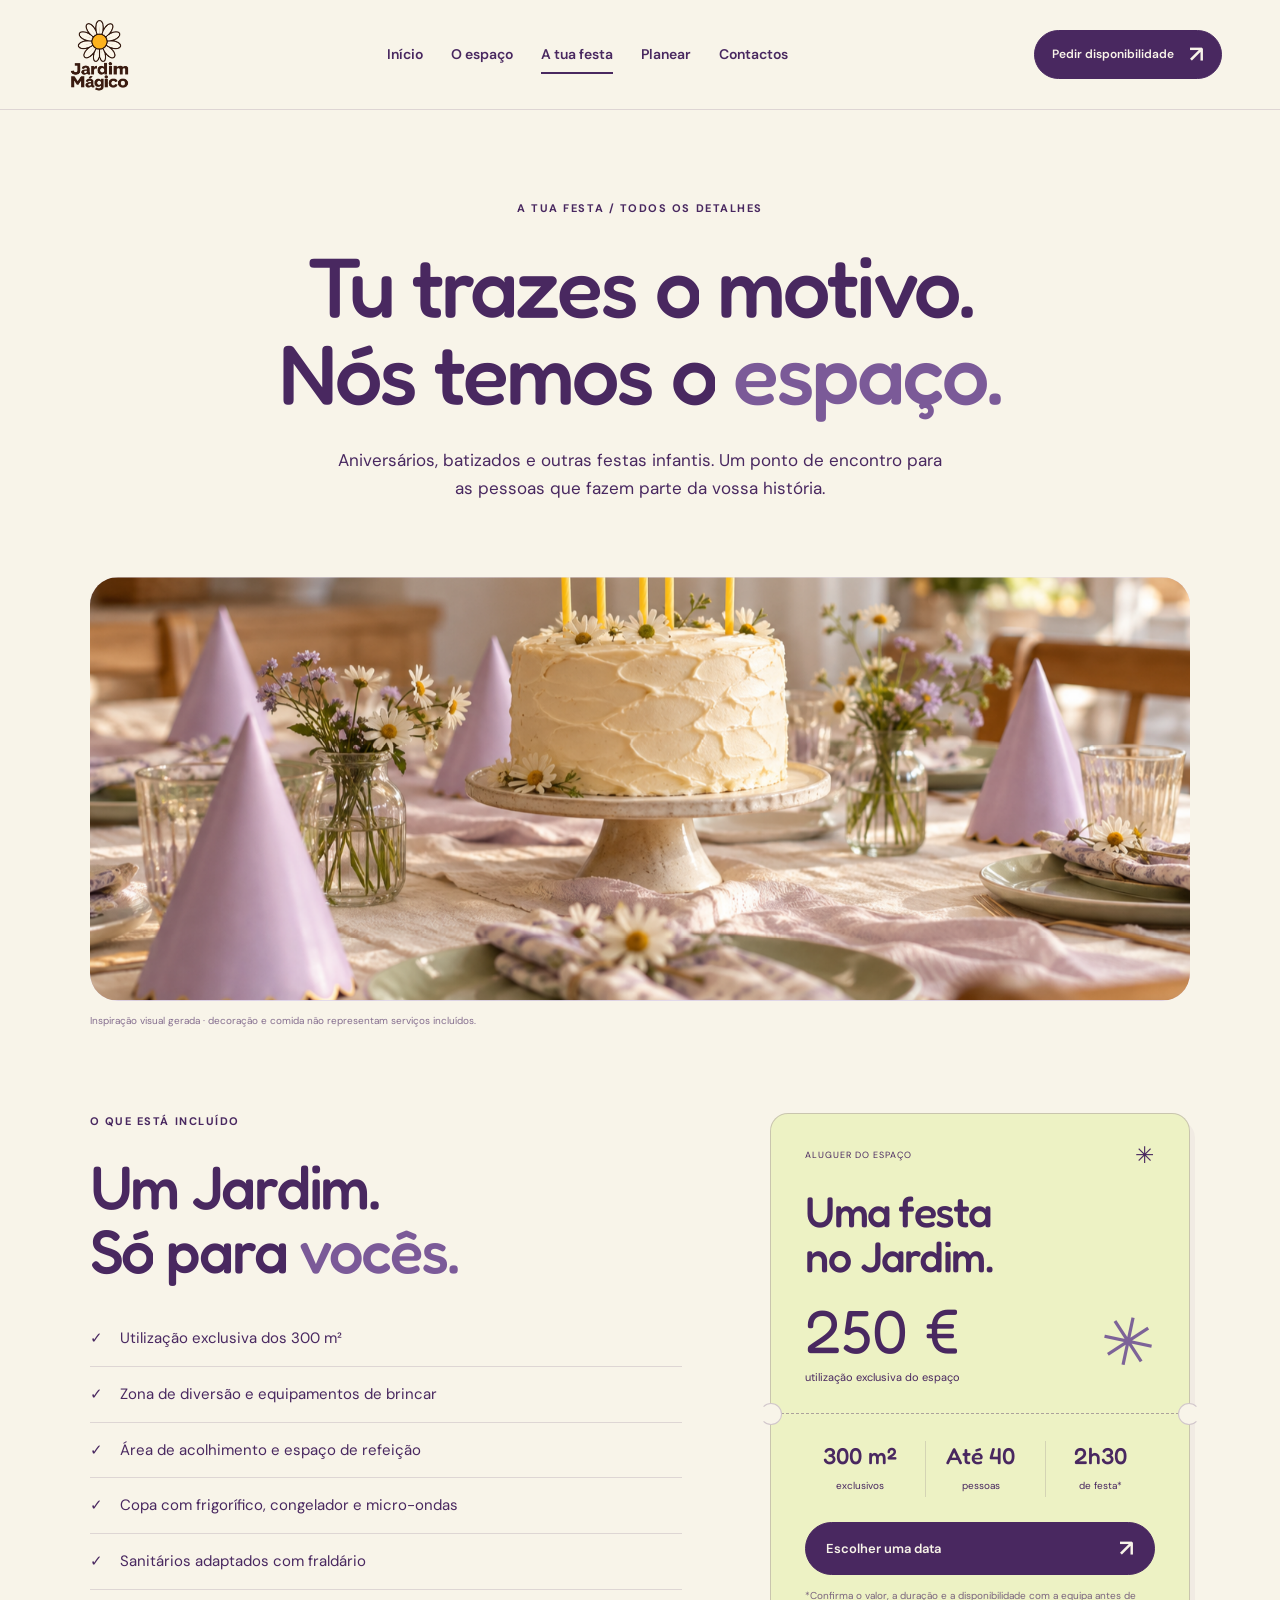
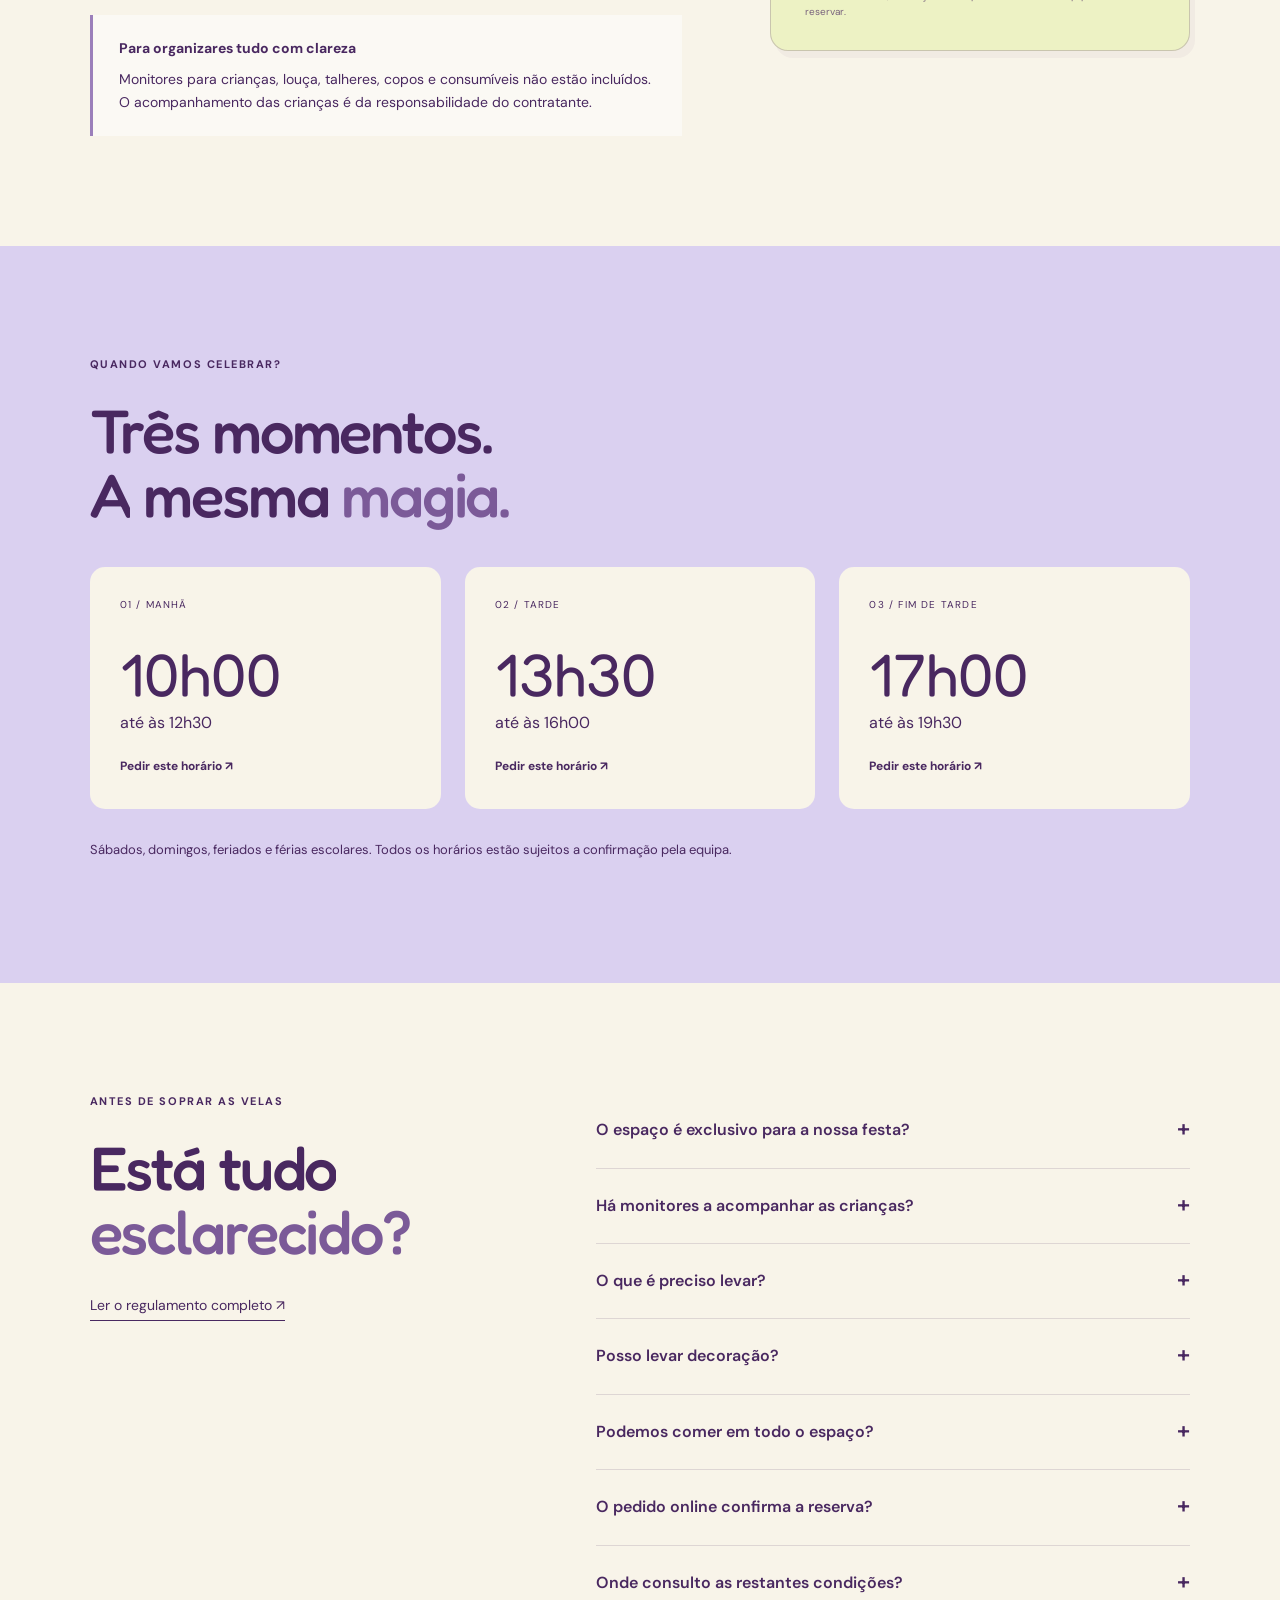
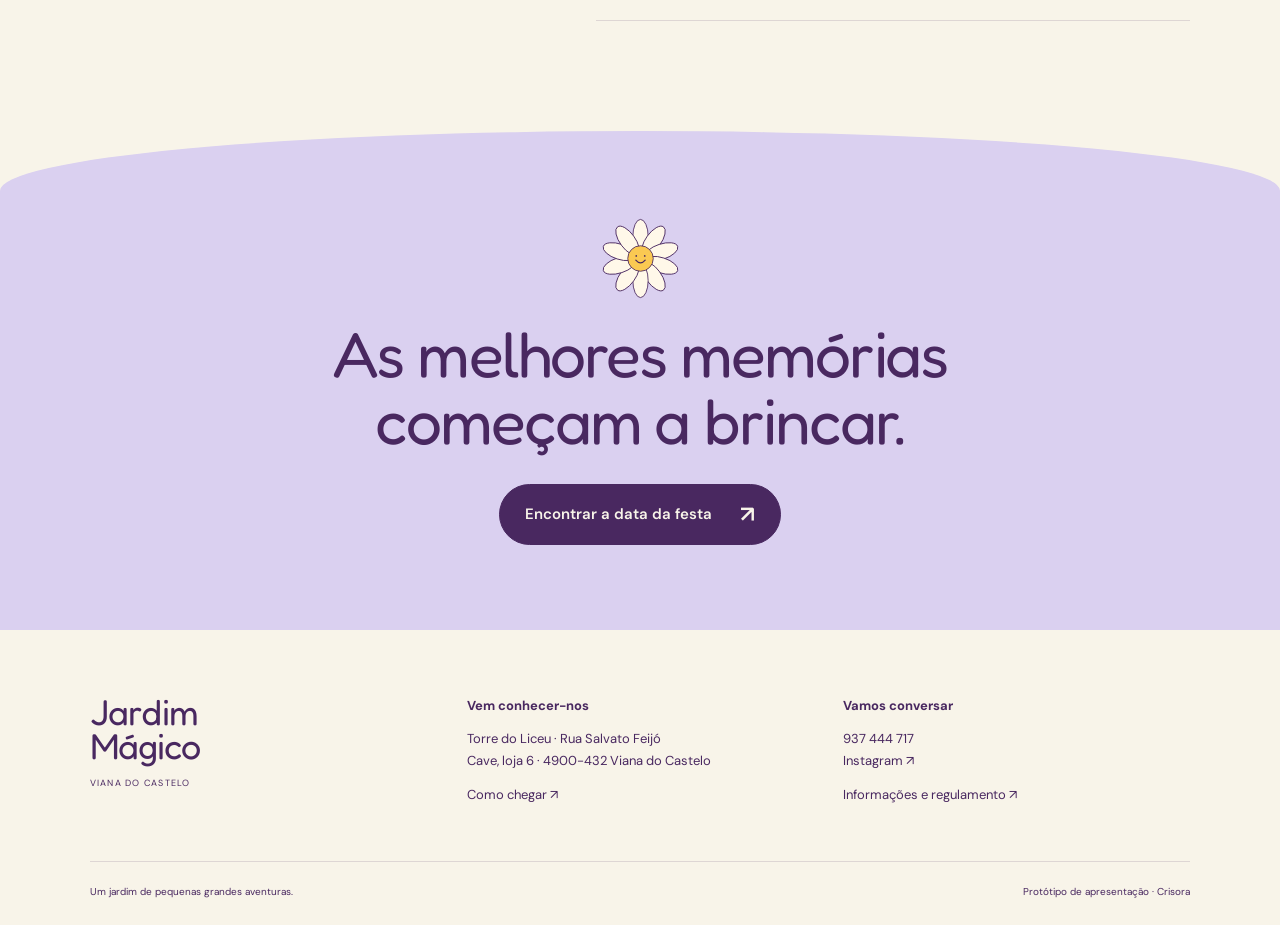
<file: festas.html>
<!doctype html><html lang="pt-PT"><head><meta charset="utf-8"><meta name="viewport" content="width=device-width,initial-scale=1"><meta name="theme-color" content="#f8f4e9"><meta name="description" content="Jardim Mágico: espaço para festas infantis em Viana do Castelo. Conhece o espaço, as condições e prepara o teu pedido de disponibilidade."><meta name="robots" content="noindex,nofollow"><title>A tua festa, sem dúvidas · Jardim Mágico</title><link rel="icon" href="assets/logo.png"><link rel="stylesheet" href="style.css?v=4"><script src="app.js?v=3" defer></script></head><body><a class="skip" href="#conteudo">Saltar para o conteúdo</a><header><a class="brand" href="index.html" aria-label="Jardim Mágico — início"><img src="assets/logo-transparente.png" alt="Jardim Mágico" width="76" height="76"></a><nav aria-label="Navegação principal" id="nav"><a href="index.html" >Início</a><a href="espaco.html" >O espaço</a><a href="festas.html" aria-current="page">A tua festa</a><a href="planear.html" >Planear</a><a href="contactos.html" >Contactos</a></nav><a class="button small header-cta" href="planear.html">Pedir disponibilidade<span aria-hidden="true">↗</span></a><button class="menu" aria-controls="nav" aria-expanded="false">Menu <span>☰</span></button></header><main id="conteudo"><section class="page-hero"><p class="eyebrow">A TUA FESTA / TODOS OS DETALHES</p><h1>Tu trazes o motivo.<br>Nós temos o <em>espaço.</em></h1><p>Aniversários, batizados e outras festas infantis. Um ponto de encontro para as pessoas que fazem parte da vossa história.</p></section><section class="party-photo section"><figure class="photo-reveal "><div class="photo-window"><img src="assets/festa-conceito.png" alt="Imagem conceptual de uma mesa de aniversário em tons lilás e creme" width="1536" height="1024" loading="lazy" decoding="async"></div><figcaption>Inspiração visual gerada · decoração e comida não representam serviços incluídos.</figcaption></figure></section><section class="party-layout section"><article class="party-details"><p class="eyebrow">O QUE ESTÁ INCLUÍDO</p><h2>Um Jardim.<br>Só para <em>vocês.</em></h2><ul class="check-list"><li>Utilização exclusiva dos 300 m²</li><li>Zona de diversão e equipamentos de brincar</li><li>Área de acolhimento e espaço de refeição</li><li>Copa com frigorífico, congelador e micro-ondas</li><li>Sanitários adaptados com fraldário</li></ul><div class="note"><b>Para organizares tudo com clareza</b><p>Monitores para crianças, louça, talheres, copos e consumíveis não estão incluídos. O acompanhamento das crianças é da responsabilidade do contratante.</p></div></article><aside class="ticket ticket-home price-ticket"><div class="ticket-topline"><span>ALUGUER DO ESPAÇO</span><span aria-hidden="true">✳</span></div><h3>Uma festa<br>no Jardim.</h3><div class="ticket-value"><div class="ticket-price">250 €<small>utilização exclusiva do espaço</small></div><span class="ticket-flower" aria-hidden="true">✳</span></div><div class="ticket-perforation" aria-hidden="true"></div><div class="ticket-facts"><div><b>300 m²</b><span>exclusivos</span></div><div><b>Até 40</b><span>pessoas</span></div><div><b>2h30</b><span>de festa*</span></div></div><a class="button" href="planear.html">Escolher uma data<span aria-hidden="true">↗</span></a><small class="ticket-footnote">*Confirma o valor, a duração e a disponibilidade com a equipa antes de reservar.</small></aside></section><section class="section schedules"><p class="eyebrow">QUANDO VAMOS CELEBRAR?</p><h2>Três momentos.<br>A mesma <em>magia.</em></h2><div class="time-grid"><a href="planear.html?horario=manha"><span>01 / MANHÃ</span><strong>10h00</strong><p>até às 12h30</p><b>Pedir este horário ↗</b></a><a href="planear.html?horario=tarde"><span>02 / TARDE</span><strong>13h30</strong><p>até às 16h00</p><b>Pedir este horário ↗</b></a><a href="planear.html?horario=fim"><span>03 / FIM DE TARDE</span><strong>17h00</strong><p>até às 19h30</p><b>Pedir este horário ↗</b></a></div><p>Sábados, domingos, feriados e férias escolares. Todos os horários estão sujeitos a confirmação pela equipa.</p></section><section class="section faq"><div><p class="eyebrow">ANTES DE SOPRAR AS VELAS</p><h2>Está tudo<br><em>esclarecido?</em></h2><a class="text-link" href="assets/informacoes-jardim-magico.pdf" target="_blank">Ler o regulamento completo ↗</a></div><div class="questions"><details><summary>O espaço é exclusivo para a nossa festa?<span>+</span></summary><p>Sim. O documento oficial indica 300 m² exclusivos, com lotação máxima de 40 pessoas.</p></details><details><summary>Há monitores a acompanhar as crianças?<span>+</span></summary><p>Não. A monitorização das crianças é da responsabilidade do contratante. Está presente um responsável pela supervisão geral do espaço.</p></details><details><summary>O que é preciso levar?<span>+</span></summary><p>O espaço não inclui louça, talheres, copos nem consumíveis. É obrigatório usar meias no parque. Confirma com a equipa o que precisas para a tua festa.</p></details><details><summary>Posso levar decoração?<span>+</span></summary><p>O regulamento permite balões decorativos apenas na zona de refeição. Confetes e serpentinas não são permitidos. Para outros elementos, fala com a equipa antes da festa.</p></details><details><summary>Podemos comer em todo o espaço?<span>+</span></summary><p>A comida e a bebida são permitidas apenas na zona de refeição. Não é permitido entrar com calçado na área do parque.</p></details><details><summary>O pedido online confirma a reserva?<span>+</span></summary><p>Não. O formulário prepara uma mensagem para WhatsApp. A disponibilidade, o valor e a reserva são confirmados diretamente com a equipa.</p></details><details><summary>Onde consulto as restantes condições?<span>+</span></summary><p>O documento oficial, disponível nesta página, reúne as condições e o regulamento completo. Inclui regras de utilização, responsabilidades e informação sobre seguro. Lê-o antes da reserva.</p></details></div></section></main><section class="closing"><div class="mini-flower"><svg viewBox="0 0 200 200" fill="none" aria-hidden="true"><g class="petals" fill="var(--petal,#fff8e9)" stroke="currentColor" stroke-width="2"><ellipse cx="100" cy="48" rx="18" ry="40" transform="rotate(0 100 100)"/><ellipse cx="100" cy="48" rx="18" ry="40" transform="rotate(36 100 100)"/><ellipse cx="100" cy="48" rx="18" ry="40" transform="rotate(72 100 100)"/><ellipse cx="100" cy="48" rx="18" ry="40" transform="rotate(108 100 100)"/><ellipse cx="100" cy="48" rx="18" ry="40" transform="rotate(144 100 100)"/><ellipse cx="100" cy="48" rx="18" ry="40" transform="rotate(180 100 100)"/><ellipse cx="100" cy="48" rx="18" ry="40" transform="rotate(216 100 100)"/><ellipse cx="100" cy="48" rx="18" ry="40" transform="rotate(252 100 100)"/><ellipse cx="100" cy="48" rx="18" ry="40" transform="rotate(288 100 100)"/><ellipse cx="100" cy="48" rx="18" ry="40" transform="rotate(324 100 100)"/></g><circle cx="100" cy="100" r="30" fill="#fac952" stroke="currentColor" stroke-width="2"/><path d="M89 104q11 13 22 0" stroke="currentColor" stroke-width="3" stroke-linecap="round"/><circle cx="90" cy="94" r="2" fill="currentColor"/><circle cx="110" cy="94" r="2" fill="currentColor"/></svg></div><p>As melhores memórias<br>começam a brincar.</p><a class="button" href="planear.html">Encontrar a data da festa<span aria-hidden="true">↗</span></a></section><footer><a class="footer-brand" href="index.html">Jardim<br>Mágico<span>VIANA DO CASTELO</span></a><div><b>Vem conhecer-nos</b><p>Torre do Liceu · Rua Salvato Feijó<br>Cave, loja 6 · 4900-432 Viana do Castelo</p><a href="https://g.co/kgs/71ycxiL" target="_blank" rel="noopener">Como chegar ↗</a></div><div><b>Vamos conversar</b><p><a href="tel:+351937444717">937 444 717</a><br><a href="https://www.instagram.com/jardimmagicoviana/" target="_blank" rel="noopener">Instagram ↗</a></p><a href="assets/informacoes-jardim-magico.pdf" target="_blank">Informações e regulamento ↗</a></div><div class="footer-bottom"><span>Um jardim de pequenas grandes aventuras.</span><span>Protótipo de apresentação · Crisora</span></div></footer><div class="progress" aria-hidden="true"></div></body></html>
</file>
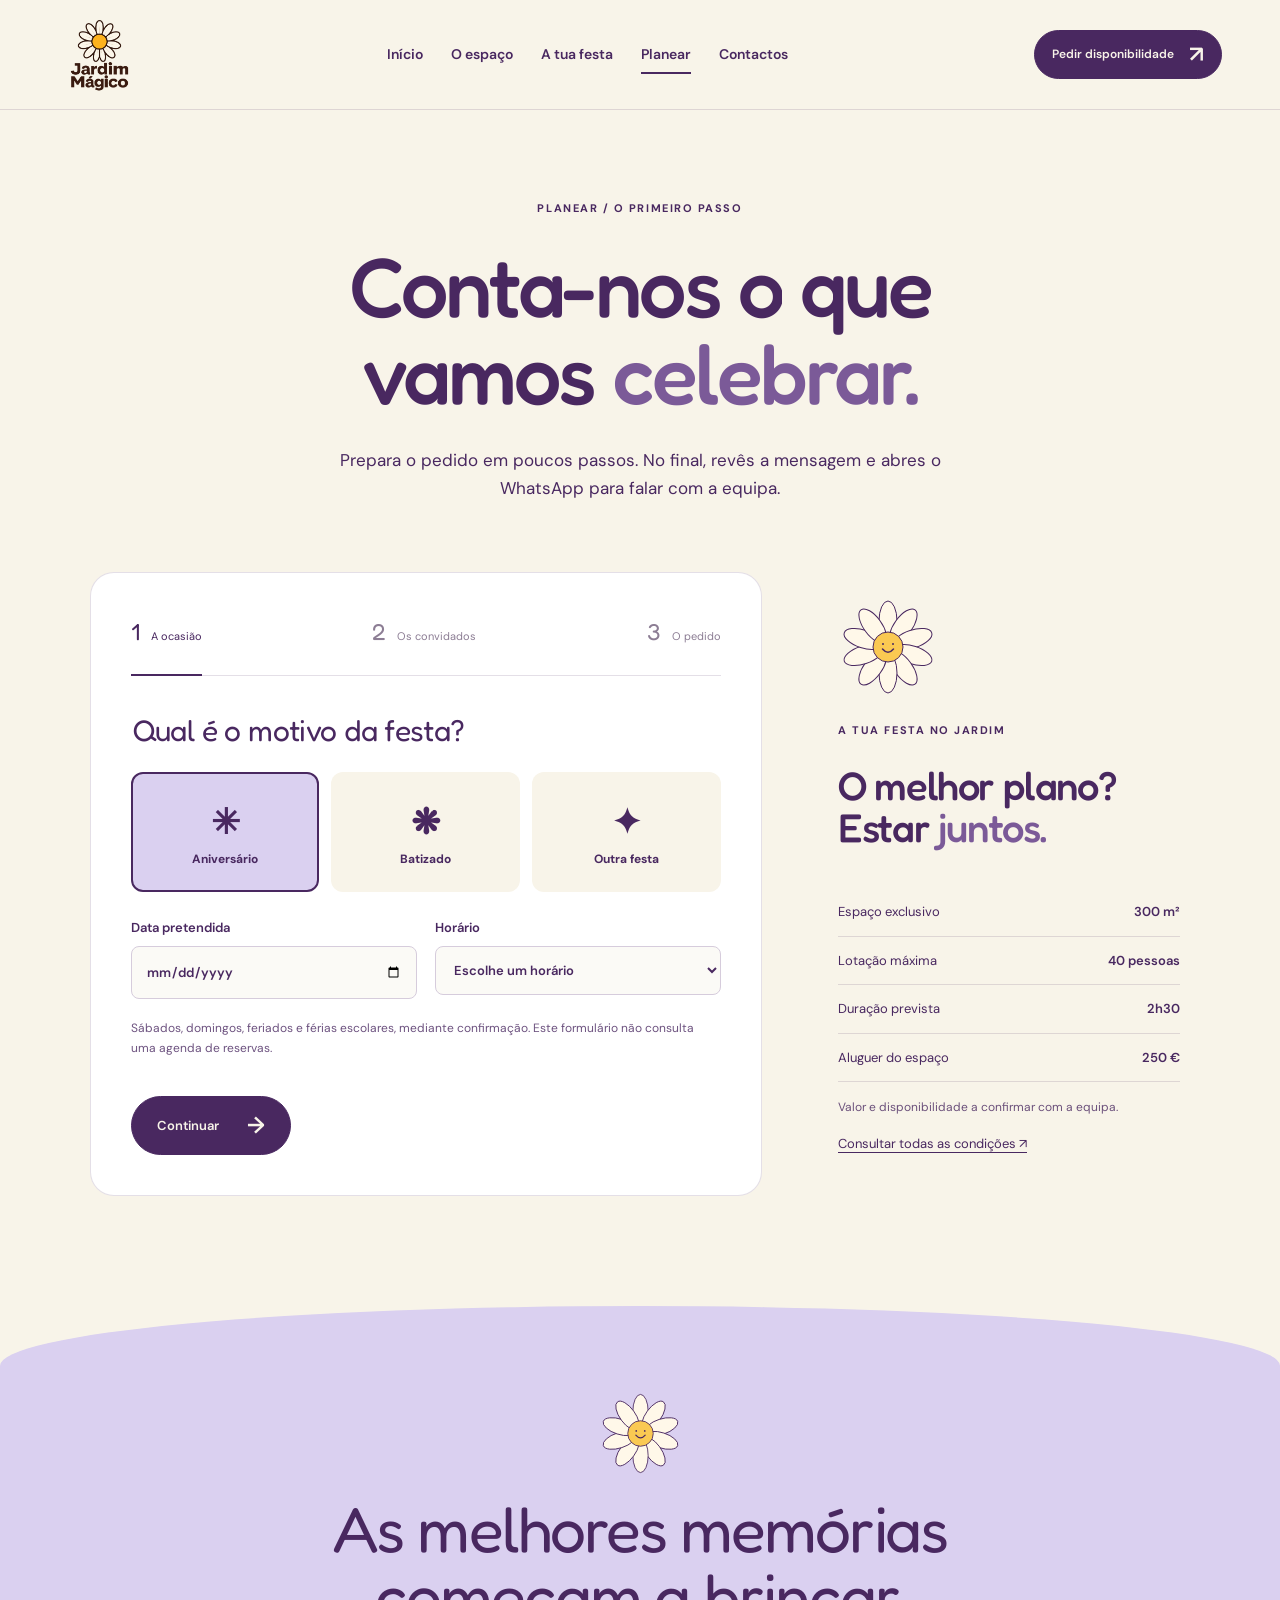
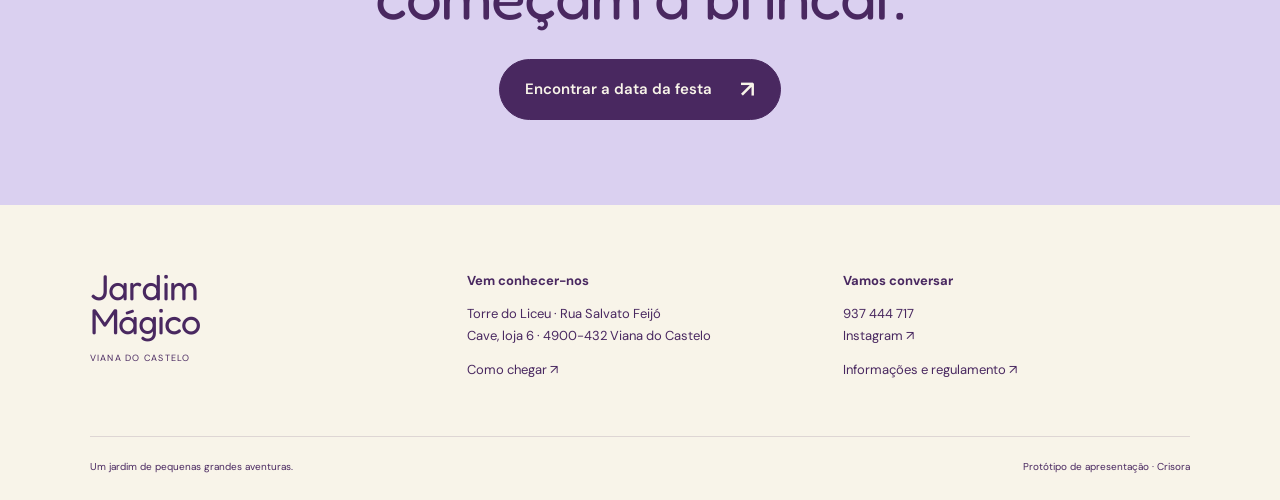
<file: planear.html>
<!doctype html><html lang="pt-PT"><head><meta charset="utf-8"><meta name="viewport" content="width=device-width,initial-scale=1"><meta name="theme-color" content="#f8f4e9"><meta name="description" content="Jardim Mágico: espaço para festas infantis em Viana do Castelo. Conhece o espaço, as condições e prepara o teu pedido de disponibilidade."><meta name="robots" content="noindex,nofollow"><title>Vamos planear a festa · Jardim Mágico</title><link rel="icon" href="assets/logo.png"><link rel="stylesheet" href="style.css?v=4"><script src="app.js?v=3" defer></script></head><body><a class="skip" href="#conteudo">Saltar para o conteúdo</a><header><a class="brand" href="index.html" aria-label="Jardim Mágico — início"><img src="assets/logo-transparente.png" alt="Jardim Mágico" width="76" height="76"></a><nav aria-label="Navegação principal" id="nav"><a href="index.html" >Início</a><a href="espaco.html" >O espaço</a><a href="festas.html" >A tua festa</a><a href="planear.html" aria-current="page">Planear</a><a href="contactos.html" >Contactos</a></nav><a class="button small header-cta" href="planear.html">Pedir disponibilidade<span aria-hidden="true">↗</span></a><button class="menu" aria-controls="nav" aria-expanded="false">Menu <span>☰</span></button></header><main id="conteudo"><section class="page-hero compact"><p class="eyebrow">PLANEAR / O PRIMEIRO PASSO</p><h1>Conta-nos o que<br>vamos <em>celebrar.</em></h1><p>Prepara o pedido em poucos passos. No final, revês a mensagem e abres o WhatsApp para falar com a equipa.</p></section><section class="planner section"><form id="party-form"><ol class="steps" aria-label="Etapas do pedido"><li class="active">1 <span>A ocasião</span></li><li>2 <span>Os convidados</span></li><li>3 <span>O pedido</span></li></ol><fieldset data-step="0"><legend>Qual é o motivo da festa?</legend><div class="occasion-options"><label><input type="radio" name="occasion" value="Aniversário" checked><span>✳<b>Aniversário</b></span></label><label><input type="radio" name="occasion" value="Batizado"><span>❋<b>Batizado</b></span></label><label><input type="radio" name="occasion" value="Outra festa infantil"><span>✦<b>Outra festa</b></span></label></div><div class="field-grid"><label>Data pretendida<input type="date" name="date" required></label><label>Horário<select name="time" required><option value="">Escolhe um horário</option value="manha">10h00 – 12h30</option><option value="tarde">13h30 – 16h00</option><option value="fim">17h00 – 19h30</option><option value="flexivel">Tenho flexibilidade</option></select></label></div><p class="fine">Sábados, domingos, feriados e férias escolares, mediante confirmação. Este formulário não consulta uma agenda de reservas.</p></fieldset><fieldset data-step="1" hidden><legend>Quem vem celebrar?</legend><p>Conta com todas as crianças e adultos. A lotação máxima é de 40 pessoas.</p><div class="field-grid"><label>Crianças<input type="number" name="children" min="1" max="40" value="10" required></label><label>Adultos<input type="number" name="adults" min="1" max="39" value="10" required></label></div><div class="guest-total" aria-live="polite">20 convidados no total</div><label>Idade do aniversariante (opcional)<input type="number" name="age" min="0" max="120" placeholder="Ex.: 6"></label><p class="fine">Lembra-te: o acompanhamento das crianças é da responsabilidade do contratante.</p></fieldset><fieldset data-step="2" hidden><legend>Quase a começar a conversa.</legend><label>O teu nome<input type="text" name="name" autocomplete="given-name" maxlength="80" required placeholder="Como te chamas?"></label><label>Há algo que gostavas de perguntar? (opcional)<textarea name="notes" rows="3" maxlength="1000" placeholder="Tema da festa, dúvidas ou algum detalhe importante…"></textarea></label><div class="review"><b>Resumo do teu pedido</b><p id="review-text"></p></div><p class="fine">Os dados são usados apenas para preparar a tua mensagem. Não são guardados neste site. Só envias a mensagem quando confirmares no WhatsApp.</p></fieldset><p id="form-error" role="alert"></p><div class="form-buttons"><button type="button" class="text-button" id="prev" hidden>← Voltar</button><button type="button" class="button" id="next">Continuar <span>→</span></button><button type="submit" class="button" id="submit" hidden>Continuar no WhatsApp <span>↗</span></button></div></form><aside class="plan-aside"><div class="mini-flower"><svg viewBox="0 0 200 200" fill="none" aria-hidden="true"><g class="petals" fill="var(--petal,#fff8e9)" stroke="currentColor" stroke-width="2"><ellipse cx="100" cy="48" rx="18" ry="40" transform="rotate(0 100 100)"/><ellipse cx="100" cy="48" rx="18" ry="40" transform="rotate(36 100 100)"/><ellipse cx="100" cy="48" rx="18" ry="40" transform="rotate(72 100 100)"/><ellipse cx="100" cy="48" rx="18" ry="40" transform="rotate(108 100 100)"/><ellipse cx="100" cy="48" rx="18" ry="40" transform="rotate(144 100 100)"/><ellipse cx="100" cy="48" rx="18" ry="40" transform="rotate(180 100 100)"/><ellipse cx="100" cy="48" rx="18" ry="40" transform="rotate(216 100 100)"/><ellipse cx="100" cy="48" rx="18" ry="40" transform="rotate(252 100 100)"/><ellipse cx="100" cy="48" rx="18" ry="40" transform="rotate(288 100 100)"/><ellipse cx="100" cy="48" rx="18" ry="40" transform="rotate(324 100 100)"/></g><circle cx="100" cy="100" r="30" fill="#fac952" stroke="currentColor" stroke-width="2"/><path d="M89 104q11 13 22 0" stroke="currentColor" stroke-width="3" stroke-linecap="round"/><circle cx="90" cy="94" r="2" fill="currentColor"/><circle cx="110" cy="94" r="2" fill="currentColor"/></svg></div><p class="eyebrow">A TUA FESTA NO JARDIM</p><h3>O melhor plano?<br>Estar <em>juntos.</em></h3><dl><div><dt>Espaço exclusivo</dt><dd>300 m²</dd></div><div><dt>Lotação máxima</dt><dd>40 pessoas</dd></div><div><dt>Duração prevista</dt><dd>2h30</dd></div><div><dt>Aluguer do espaço</dt><dd>250 €</dd></div></dl><p class="fine">Valor e disponibilidade a confirmar com a equipa.</p><a href="festas.html">Consultar todas as condições ↗</a></aside></section></main><section class="closing"><div class="mini-flower"><svg viewBox="0 0 200 200" fill="none" aria-hidden="true"><g class="petals" fill="var(--petal,#fff8e9)" stroke="currentColor" stroke-width="2"><ellipse cx="100" cy="48" rx="18" ry="40" transform="rotate(0 100 100)"/><ellipse cx="100" cy="48" rx="18" ry="40" transform="rotate(36 100 100)"/><ellipse cx="100" cy="48" rx="18" ry="40" transform="rotate(72 100 100)"/><ellipse cx="100" cy="48" rx="18" ry="40" transform="rotate(108 100 100)"/><ellipse cx="100" cy="48" rx="18" ry="40" transform="rotate(144 100 100)"/><ellipse cx="100" cy="48" rx="18" ry="40" transform="rotate(180 100 100)"/><ellipse cx="100" cy="48" rx="18" ry="40" transform="rotate(216 100 100)"/><ellipse cx="100" cy="48" rx="18" ry="40" transform="rotate(252 100 100)"/><ellipse cx="100" cy="48" rx="18" ry="40" transform="rotate(288 100 100)"/><ellipse cx="100" cy="48" rx="18" ry="40" transform="rotate(324 100 100)"/></g><circle cx="100" cy="100" r="30" fill="#fac952" stroke="currentColor" stroke-width="2"/><path d="M89 104q11 13 22 0" stroke="currentColor" stroke-width="3" stroke-linecap="round"/><circle cx="90" cy="94" r="2" fill="currentColor"/><circle cx="110" cy="94" r="2" fill="currentColor"/></svg></div><p>As melhores memórias<br>começam a brincar.</p><a class="button" href="planear.html">Encontrar a data da festa<span aria-hidden="true">↗</span></a></section><footer><a class="footer-brand" href="index.html">Jardim<br>Mágico<span>VIANA DO CASTELO</span></a><div><b>Vem conhecer-nos</b><p>Torre do Liceu · Rua Salvato Feijó<br>Cave, loja 6 · 4900-432 Viana do Castelo</p><a href="https://g.co/kgs/71ycxiL" target="_blank" rel="noopener">Como chegar ↗</a></div><div><b>Vamos conversar</b><p><a href="tel:+351937444717">937 444 717</a><br><a href="https://www.instagram.com/jardimmagicoviana/" target="_blank" rel="noopener">Instagram ↗</a></p><a href="assets/informacoes-jardim-magico.pdf" target="_blank">Informações e regulamento ↗</a></div><div class="footer-bottom"><span>Um jardim de pequenas grandes aventuras.</span><span>Protótipo de apresentação · Crisora</span></div></footer><div class="progress" aria-hidden="true"></div></body></html>
</file>
<file: style.css>
@font-face {
  font-family: 'DM Sans';
  font-style: normal;
  font-weight: 400;
  font-display: swap;
  src: url(assets/font-0.ttf) format('truetype');
}
@font-face {
  font-family: 'DM Sans';
  font-style: normal;
  font-weight: 500;
  font-display: swap;
  src: url(assets/font-1.ttf) format('truetype');
}
@font-face {
  font-family: 'DM Sans';
  font-style: normal;
  font-weight: 600;
  font-display: swap;
  src: url(assets/font-2.ttf) format('truetype');
}
@font-face {
  font-family: 'DM Sans';
  font-style: normal;
  font-weight: 700;
  font-display: swap;
  src: url(assets/font-3.ttf) format('truetype');
}
@font-face {
  font-family: 'Fredoka';
  font-style: normal;
  font-weight: 400;
  font-stretch: normal;
  font-display: swap;
  src: url(assets/font-4.ttf) format('truetype');
}
@font-face {
  font-family: 'Fredoka';
  font-style: normal;
  font-weight: 500;
  font-stretch: normal;
  font-display: swap;
  src: url(assets/font-5.ttf) format('truetype');
}
@font-face {
  font-family: 'Fredoka';
  font-style: normal;
  font-weight: 600;
  font-stretch: normal;
  font-display: swap;
  src: url(assets/font-6.ttf) format('truetype');
}
:root{--paper:#f8f4e9;--ink:#492860;--lilac:#dad0f0;--green:#edf2c4;--peach:#f1b9a6;--yellow:#fac952;--line:#49286026;--ease:cubic-bezier(.2,.8,.2,1)}*{box-sizing:border-box}html{scroll-behavior:smooth;scroll-padding-top:120px}body{margin:0;background:var(--paper);color:var(--ink);font-family:'DM Sans',sans-serif;line-height:1.65;font-size:16px}h1,h2,h3,p{margin-top:0}h1,h2,h3{font-family:'Fredoka',sans-serif;font-weight:500;line-height:1.04;letter-spacing:-.035em}h1{font-size:clamp(55px,6.8vw,104px);margin-bottom:28px}h2{font-size:clamp(40px,4.8vw,72px);margin-bottom:28px}h3{font-size:34px}em{font-style:normal;color:#7b5a98}a{color:inherit;text-decoration:none}button,input,select,textarea{font:inherit}button,a,input,select,textarea{-webkit-tap-highlight-color:transparent}button{cursor:pointer}a,button{touch-action:manipulation}a:focus-visible,button:focus-visible,input:focus-visible,select:focus-visible,textarea:focus-visible,summary:focus-visible{outline:3px solid #9765ce;outline-offset:5px}::selection{background:var(--yellow);color:var(--ink)}[hidden]{display:none!important}.skip{position:fixed;top:-100px;left:20px;padding:12px;background:var(--yellow);z-index:100}.skip:focus{top:15px}header{height:110px;display:flex;align-items:center;justify-content:space-between;padding:12px 4.5%;position:sticky;top:0;z-index:30;background:#f8f4e9ed;backdrop-filter:blur(18px);border-bottom:1px solid var(--line);transition:height .3s}.brand{height:83px;display:flex;align-items:center}.brand img{width:83px;height:83px;object-fit:contain;mix-blend-mode:multiply}nav{display:flex;gap:28px;font-size:14px;font-weight:600}nav a{position:relative;padding:12px 0}nav a:after{content:'';position:absolute;bottom:4px;left:0;height:2px;width:100%;background:var(--ink);transform:scaleX(0);transform-origin:left;transition:transform .3s}nav a:hover:after,nav a[aria-current]:after{transform:scaleX(1)}.button{display:inline-flex;align-items:center;justify-content:space-between;gap:28px;padding:17px 25px;background:var(--ink);color:var(--paper);border:1px solid var(--ink);border-radius:99px;font-weight:600;font-size:15px;transition:background .3s,transform .3s,box-shadow .3s}.button span{font-size:23px;line-height:1}.button:hover{background:#714589;transform:translateY(-3px);box-shadow:0 8px 0 #49286012}.button.small{font-size:12px;padding:12px 17px;gap:15px}.menu{display:none}.text-link{display:inline-block;font-size:14px;border-bottom:1px solid var(--ink);padding-bottom:3px}.text-button{display:inline-flex;align-items:center;gap:36px;border:0;border-bottom:1px solid var(--ink);background:none;color:var(--ink);padding:12px 0;font-weight:600}.eyebrow,.section-tag{font-size:11px;letter-spacing:.14em;font-weight:700;line-height:1.6;margin-bottom:25px}.hero{padding:60px 6% 0;min-height:calc(100svh - 110px);display:grid;grid-template-columns:1fr 1.15fr;position:relative;overflow:hidden;gap:0 20px}.hero h1{line-height:.95;letter-spacing:-.04em}.hero-copy{position:relative;z-index:2;padding-bottom:50px}.hero-copy>p:not(.eyebrow){font-size:16px;max-width:410px;margin:25px 0}.hero-copy .text-link{display:block;width:max-content;margin-top:22px}.dot{color:#da895c}.hero-art{position:relative;align-self:center;will-change:transform;transform:translate3d(var(--mx,0px),var(--my,0px),0);transition:transform 1s var(--ease)}.play-scene{width:100%;height:auto;overflow:visible}.hero-art:before{content:'';position:absolute;inset:-20px 0 25px;border-radius:50% 50% 45% 48%;background:var(--lilac);opacity:.32;z-index:-1}.orbit-note{position:absolute;top:10px;right:5%;font-family:'Fredoka';font-size:22px;transform:rotate(8deg);line-height:1.15}.round-stamp{width:135px;height:135px;border-radius:50%;background:var(--green);display:flex;flex-direction:column;align-items:center;justify-content:center;font-family:'Fredoka';font-size:32px;line-height:1.3;position:absolute;bottom:12%;right:-2%;transform:rotate(10deg);border:1px solid var(--ink)}.round-stamp small{font-family:'DM Sans';font-size:8px;font-weight:700;letter-spacing:.05em}.art-note{display:block;text-align:center;font-size:10px;opacity:.65}.hero-foot{grid-column:1/-1;display:flex;justify-content:space-between;gap:20px;font-size:10px;letter-spacing:.08em;border-top:1px solid var(--line);padding:20px 0}.ribbon{background:var(--green);overflow:hidden;padding:19px 0;border-block:1px solid var(--line)}.ribbon>div{display:flex;align-items:center;gap:50px;width:max-content;white-space:nowrap;font-size:13px;letter-spacing:.13em;font-weight:600;animation:marquee 45s linear infinite}.ribbon i{font-size:35px;font-style:normal;line-height:1}.section{padding:110px 7%}.intro{display:grid;grid-template-columns:140px 1fr 150px;gap:40px;position:relative}.intro-bottom{display:grid;grid-template-columns:1fr 1fr;gap:35px;max-width:810px}.intro-flower{align-self:center}.intro-flower svg{width:160px;animation:flower-turn 40s linear infinite}.section-heading{display:flex;justify-content:space-between;align-items:end;gap:30px}.section-heading>p{font-size:14px;padding-bottom:20px}.adventure{background:#eee7f5;border-radius:48px 48px 0 0}.adventure-grid{display:grid;grid-template-columns:repeat(3,1fr);gap:24px;margin-top:40px}.activity{padding:28px;position:relative;min-height:490px;border-radius:140px 140px 22px 22px;display:flex;flex-direction:column;align-items:start;overflow:hidden;transition:transform .5s var(--ease)}.activity:hover{transform:translateY(-12px) rotate(-1deg)}.activity>span:first-child{align-self:center;font-size:10px;letter-spacing:.1em;margin:30px 0 0}.activity h3{margin:0 0 15px}.activity p{font-size:14px;max-width:230px;margin-bottom:35px}.adventure-one{background:#c6b6e3}.adventure-two{background:#e8efba}.adventure-three{background:#f1b9a6}.arch-art{width:150px;height:160px;border:22px solid #80649b;border-bottom:0;border-radius:90px 90px 0 0;margin:30px auto 35px;position:relative;box-shadow:inset 0 0 0 10px #b7a1d2}.arch-art i{position:absolute;inset:20px 17px 0;border:10px solid var(--paper);border-bottom:0;border-radius:50px 50px 0 0}.arch-art b{position:absolute;bottom:-12px;right:-25px;background:var(--yellow);width:60px;height:60px;border-radius:50%;text-align:center;font-size:35px;font-weight:400;line-height:60px}.ball-art{width:160px;height:160px;border:2px solid var(--ink);border-radius:50%;background:var(--yellow);font-size:140px;line-height:150px;text-align:center;margin:30px auto 35px;transition:transform 1s}.activity:hover .ball-art{transform:rotate(100deg)}.crown-art{font-size:155px;line-height:160px;color:var(--ink);height:160px;margin:30px auto 35px;transform:rotate(-10deg)}.card-arrow{position:absolute;right:24px;bottom:24px;border:1px solid var(--ink);width:40px;height:40px;border-radius:50%;text-align:center;font-size:24px}.facts{background:var(--ink);color:var(--paper);text-align:center;position:relative}.facts-grid{display:grid;grid-template-columns:repeat(3,1fr);padding:30px 0}.facts-grid>div+div{border-left:1px solid #fff3}.facts strong{font-family:'Fredoka';font-size:clamp(50px,7vw,110px);font-weight:400;line-height:1.2}.facts strong span{font-size:35px}.facts-grid p{font-size:14px;margin-top:14px}.fine{font-size:12px;opacity:.8;line-height:1.65}.split{display:grid;grid-template-columns:1fr 1fr;gap:12%;align-items:center}.split>div>p:not(.eyebrow){max-width:420px;margin-bottom:30px}.ticket{background:var(--green);padding:45px;transform:rotate(3deg);border:1px solid var(--line);border-radius:12px;position:relative;box-shadow:12px 14px 0 #4928600a}.ticket>span{font-size:10px;letter-spacing:.1em}.ticket h3{font-size:48px;margin:30px 0}.ticket-price{font-family:'Fredoka';font-size:75px;line-height:1}.ticket-price small{display:block;font-family:'DM Sans';font-size:12px;margin-top:10px;line-height:1.5}.ticket hr{border:0;border-top:1px dashed var(--ink);margin:30px -45px}.ticket p{font-size:14px}.ticket>a:not(.button){font-weight:700;font-size:13px}.closing{text-align:center;background:var(--lilac);padding:85px 20px;border-radius:50% 50% 0 0 / 12% 12% 0 0}.closing>p{font-family:'Fredoka';font-size:clamp(38px,5vw,70px);line-height:1.04;letter-spacing:-.03em;margin:20px 0 30px}.mini-flower{width:85px;margin:0 auto}.mini-flower svg{display:block;width:100%;transition:transform 1s}.mini-flower:hover svg{transform:rotate(90deg)}footer{padding:65px 7% 25px;display:grid;grid-template-columns:1fr 1fr 1fr;gap:30px;font-size:13px}footer b{font-weight:700}footer p{margin-top:12px}.footer-brand{font-family:'Fredoka';font-size:36px;line-height:.95;letter-spacing:-.02em}.footer-brand span{font-family:'DM Sans';display:block;font-size:9px;letter-spacing:.14em;margin-top:16px}.footer-bottom{grid-column:1/-1;display:flex;justify-content:space-between;border-top:1px solid var(--line);padding-top:22px;margin-top:25px;font-size:10px}.page-hero{padding:90px 7% 65px;text-align:center}.page-hero h1{font-size:clamp(50px,6.6vw,96px)}.page-hero>p:last-child{max-width:610px;margin:0 auto;font-size:17px}.page-hero.compact{padding-bottom:30px}.space-stage{margin:10px 7% 50px;display:grid;grid-template-columns:1.4fr 1fr;border-radius:32px;background:var(--lilac);padding:35px 6%;gap:8%;align-items:center}.space-stage aside{display:flex;flex-direction:column}.space-stage aside>span{font-size:10px;letter-spacing:.15em;margin-bottom:20px}.space-stage aside>a{font-family:'Fredoka';font-size:30px;padding:15px 0;border-bottom:1px solid var(--line)}.space-stage small{font-size:11px;margin-top:30px}.space-row{display:grid;grid-template-columns:1fr 1fr;gap:10%;align-items:center;padding-top:50px;padding-bottom:50px}.space-row.reverse>div:first-child{order:2}.space-visual{height:390px;border-radius:180px 180px 25px 25px;display:flex;align-items:center;justify-content:center;position:relative;overflow:hidden}.space-visual>div{transform:scale(1.4);margin:0}.space-visual>span{position:absolute;bottom:25px;font-size:10px;letter-spacing:.2em}.lilac{background:var(--lilac)}.green{background:var(--green)}.peach{background:var(--peach)}.pill-list{padding:0;display:flex;list-style:none;gap:10px;flex-wrap:wrap}.pill-list li{font-size:12px;border:1px solid var(--line);border-radius:30px;padding:8px 15px}.family{background:#eee7f5;margin-top:70px}.info-columns{display:grid;grid-template-columns:repeat(3,1fr);gap:45px;margin-top:50px}.info-columns h3{font-size:26px}.info-columns p{font-size:15px}.note{border-left:3px solid #9b7fba;background:#fff8;padding:22px 26px;font-size:14px;margin-top:25px}.note p{margin:8px 0 0}.party-layout{display:grid;grid-template-columns:1.2fr .8fr;gap:10%;padding-top:30px;align-items:start}.check-list{list-style:none;padding:0}.check-list li{padding:15px 0 15px 30px;border-bottom:1px solid var(--line);position:relative;font-size:15px}.check-list li:before{content:'✓';position:absolute;left:0}.price-ticket{transform:rotate(2deg);position:sticky;top:145px}.price-ticket .button{width:100%;font-size:14px;margin:10px 0 16px}.price-ticket>small{display:block;font-size:11px}.schedules{background:var(--lilac)}.time-grid{display:grid;grid-template-columns:repeat(3,1fr);gap:24px;margin:40px 0 30px}.time-grid>a{background:var(--paper);padding:30px;border-radius:15px;transition:transform .3s}.time-grid>a:hover{transform:translateY(-8px)}.time-grid span{font-size:10px;letter-spacing:.12em;display:block}.time-grid strong{display:block;font-family:'Fredoka';font-size:60px;font-weight:400;margin-top:25px;line-height:1.2}.time-grid p{font-size:16px}.time-grid b{font-size:12px}.schedules>p:last-child{font-size:13px}.faq{display:grid;grid-template-columns:.8fr 1.2fr;gap:10%}.questions details{border-bottom:1px solid var(--line)}summary{list-style:none;cursor:pointer;padding:24px 0;font-weight:600;font-size:16px;display:flex;justify-content:space-between;gap:20px}summary::-webkit-details-marker{display:none}summary span{font-size:23px;line-height:1;transition:transform .3s}details[open] summary span{transform:rotate(45deg)}details p{font-size:14px;padding-right:20px;animation:appear .4s var(--ease)}.planner{display:grid;grid-template-columns:1.3fr .7fr;gap:6%;align-items:start;padding-top:40px}form{background:white;padding:40px;border-radius:24px;border:1px solid var(--line)}.steps{list-style:none;padding:0;display:flex;justify-content:space-between;border-bottom:1px solid var(--line);padding-bottom:24px;margin:0 0 36px;gap:10px}.steps li{font-family:'Fredoka';font-size:23px;color:#8c7d94}.steps span{font-family:'DM Sans';font-size:11px;margin-left:5px}.steps li.active{color:var(--ink)}fieldset{border:0;margin:0;padding:0;min-width:0}legend{font-family:'Fredoka';font-size:30px;line-height:1.2;margin-bottom:24px;letter-spacing:-.02em}label{display:block;font-size:13px;font-weight:600;margin-bottom:20px}input,select,textarea{display:block;width:100%;border:1px solid #d6ccdc;border-radius:8px;background:#fbfaf6;padding:14px;color:var(--ink);margin-top:8px;min-width:0}textarea{resize:vertical}.field-grid{display:grid;grid-template-columns:1fr 1fr;gap:18px}.occasion-options{display:grid;grid-template-columns:repeat(3,1fr);gap:12px;margin-bottom:25px}.occasion-options label{position:relative;margin:0;cursor:pointer}.occasion-options input{position:absolute;opacity:0;width:1px;height:1px}.occasion-options span{display:flex;flex-direction:column;align-items:center;padding:20px 8px;background:var(--paper);border:2px solid transparent;border-radius:12px;font-size:35px;line-height:1.6}.occasion-options b{font-size:12px}.occasion-options input:checked+span{border-color:var(--ink);background:var(--lilac)}.occasion-options input:focus-visible+span{outline:3px solid #9765ce;outline-offset:3px}.form-buttons{display:flex;justify-content:space-between;gap:15px;align-items:center;margin-top:25px}.form-buttons>#next:first-of-type{margin-left:auto}.form-buttons .button{font-size:13px}.plan-aside{padding:25px 10px}.plan-aside .mini-flower{margin:0 0 25px;width:100px}.plan-aside h3{font-size:40px}.plan-aside dl>div{display:flex;justify-content:space-between;border-bottom:1px solid var(--line);padding:13px 0;font-size:13px}.plan-aside dd{font-weight:600}.plan-aside>a{font-size:13px;border-bottom:1px solid var(--ink)}.guest-total{padding:15px;background:var(--green);border-radius:8px;margin-bottom:25px}.guest-total.invalid{background:#f5d4cf;color:#922e23}.review{padding:22px;background:var(--green);border-radius:12px;font-size:14px}.review p{margin:10px 0 0;white-space:pre-line}#form-error{font-size:13px;color:#a33426;margin:15px 0}.contact-layout{display:grid;grid-template-columns:1fr 1fr;gap:8%;padding-top:25px}.address-card{border-radius:200px 200px 20px 20px;background:var(--green);padding:75px 40px 45px;text-align:center;align-self:start}.address-card h2{font-size:65px}address{font-style:normal;font-size:16px;margin-bottom:30px}.contact-options article{padding:25px 0;border-bottom:1px solid var(--line)}.contact-options article>span{font-size:10px;letter-spacing:.12em}.contact-options h3{font-size:28px;margin:18px 0}.contact-options p{font-size:14px}.contact-options .text-link{display:block;width:fit-content;margin-top:18px;font-size:12px}.progress{position:fixed;bottom:0;left:0;height:3px;background:#bba3d2;transform-origin:left;width:100%;transform:scaleX(var(--scroll,0));z-index:50;pointer-events:none}.float-ball{animation:bob 6s ease-in-out infinite}.float-star{animation:bob 5s ease-in-out infinite reverse}.reveal{transition:opacity .8s var(--ease),translate .8s var(--ease)}.js-motion .reveal:not(.visible){opacity:0;translate:0 28px}@keyframes bob{50%{transform:translateY(-15px)}}@keyframes flower-turn{to{transform:rotate(360deg)}}@keyframes marquee{to{transform:translateX(-38%)}}@keyframes appear{from{opacity:0;transform:translateY(12px)}to{opacity:1;transform:none}}main{animation:appear .7s var(--ease)}
@media(min-width:1600px){body{max-width:1800px;margin:auto}.hero{min-height:800px}}@media(max-width:1100px){nav{gap:18px}.header-cta{display:none}.hero{padding-top:45px}.hero h1{font-size:76px}.intro{grid-template-columns:100px 1fr}.intro-flower{display:none}.activity{padding:22px;min-height:470px}.activity h3{font-size:30px}.section{padding:80px 6%}.ticket{padding:32px}.ticket hr{margin-inline:-32px}.planner{gap:4%}form{padding:30px}.plan-aside h3{font-size:33px}}
@media(max-width:760px){html{scroll-padding-top:95px}header{height:88px;padding:8px 6%}.brand,.brand img{width:70px;height:70px}.menu{display:flex;gap:20px;align-items:center;border:1px solid var(--line);border-radius:50px;padding:10px 15px;background:transparent;color:var(--ink);font-size:13px}nav{display:none;position:absolute;top:88px;left:0;width:100%;background:var(--paper);padding:25px 7% 35px;border-bottom:1px solid var(--line);box-shadow:0 18px 25px #49286012}nav.open{display:flex;flex-direction:column;gap:5px}nav a{font-family:'Fredoka';font-size:26px;width:fit-content}h1{font-size:58px}h2{font-size:43px}.hero{grid-template-columns:1fr;padding:38px 6% 0;min-height:0}.hero h1{font-size:clamp(61px,12vw,88px);line-height:.95}.hero-copy{padding-bottom:20px}.hero-copy>p:not(.eyebrow){font-size:15px;margin:22px 0}.hero-copy .text-link{display:inline-block;margin:18px 0 0 20px;font-size:12px}.hero-art{max-width:540px;width:100%;margin:5px auto 25px}.hero-art:before{inset:20px 0}.orbit-note{font-size:18px;top:12px;right:6%}.round-stamp{width:95px;height:95px;right:0;font-size:25px;bottom:10%}.round-stamp small{font-size:6px}.art-note{font-size:9px}.hero-foot{font-size:8px;gap:18px;align-items:center}.hero-foot span:last-child{white-space:nowrap}.eyebrow{font-size:10px;margin-bottom:20px}.ribbon{padding:14px 0}.ribbon>div{font-size:10px;gap:25px}.section{padding:60px 6%}.intro{grid-template-columns:1fr;gap:8px}.section-tag{margin-bottom:18px}.intro-bottom{grid-template-columns:1fr;gap:0}.intro-bottom p{font-size:15px}.section-heading{display:block}.section-heading>p{padding:0;margin:15px 0}.adventure{border-radius:28px 28px 0 0}.adventure-grid{display:flex;overflow-x:auto;scroll-snap-type:x mandatory;margin:25px -6.8% 0;padding:10px 6.8% 20px;gap:16px}.activity{min-width:80%;scroll-snap-align:center;min-height:465px}.activity:hover{transform:none}.facts-grid{gap:10px}.facts strong{font-size:42px}.facts strong span{font-size:20px}.facts-grid p{font-size:10px;max-width:90px;margin:10px auto 0;line-height:1.5}.facts .fine{font-size:10px}.split{grid-template-columns:1fr;gap:45px}.ticket{max-width:420px;width:94%;margin:auto}.ticket h3{font-size:43px}.closing{padding:60px 20px}.closing>p{font-size:42px}.mini-flower{width:70px}footer{grid-template-columns:1fr;gap:30px;padding:50px 7% 25px}.footer-bottom{flex-direction:column;gap:10px;margin-top:0}.footer-brand{margin-bottom:10px}.page-hero{padding:50px 6% 35px;text-align:left}.page-hero h1{font-size:clamp(47px,10vw,68px)}.page-hero>p:last-child{font-size:15px;margin-left:0}.space-stage{grid-template-columns:1fr;margin:10px 6% 20px;padding:20px 7% 30px;gap:10px}.space-stage aside>a{font-size:24px;padding:12px 0}.space-stage small{margin-top:20px}.space-row{grid-template-columns:1fr;gap:35px;padding-block:35px}.space-row.reverse>div:first-child{order:0}.space-visual{height:300px}.space-visual>div{transform:scale(1.1)}.family{margin-top:35px}.info-columns{grid-template-columns:1fr;gap:15px;margin-top:30px}.info-columns h3{margin-bottom:12px}.party-layout{grid-template-columns:1fr;gap:40px}.price-ticket{position:static}.time-grid{grid-template-columns:1fr;gap:14px;margin-top:30px}.time-grid>a{display:grid;grid-template-columns:1fr 1fr;padding:25px;align-items:center}.time-grid span{grid-column:1/-1}.time-grid strong{font-size:48px;margin-top:15px}.time-grid p{margin:15px 0 0;text-align:right}.time-grid b{grid-column:1/-1;margin-top:16px}.faq{grid-template-columns:1fr;gap:30px}summary{font-size:15px}.planner{grid-template-columns:1fr;gap:35px;padding-top:20px}form{padding:24px 19px}.steps{gap:6px;margin-bottom:28px}.steps span{font-size:9px;margin-left:3px}.steps li{font-size:21px}.occasion-options{gap:7px}.occasion-options b{font-size:10px}.occasion-options span{padding:15px 5px}.field-grid{gap:12px;grid-template-columns:1fr}input,select,textarea{font-size:16px;max-width:100%}legend{font-size:27px}.plan-aside{padding:25px;background:var(--lilac);border-radius:18px}.plan-aside .mini-flower{width:70px}.form-buttons .button{font-size:12px;gap:15px;padding:15px 18px}.form-buttons .text-button{font-size:12px}.contact-layout{grid-template-columns:1fr;gap:25px}.address-card{padding:60px 24px 35px;border-radius:150px 150px 20px 20px}.address-card h2{font-size:55px}.contact-options h3{font-size:26px;overflow-wrap:anywhere}.note{padding:18px}.button:hover{transform:none;box-shadow:none}}
@media(prefers-reduced-motion:reduce){html{scroll-behavior:auto}*,*:before,*:after{animation:none!important;transition:none!important}.js-motion .reveal:not(.visible){opacity:1;translate:none}.hero-art{transform:none!important}}
/* Continuous paired marquee: the second complete group takes over at -50%. */
.ribbon>.ribbon-track{display:flex;gap:0;width:max-content;animation:ribbon-loop 35s linear infinite;will-change:transform}
.ribbon-group{display:flex;align-items:center;justify-content:space-around;gap:50px;flex:0 0 auto;min-width:100vw;padding-right:50px;white-space:nowrap}
@keyframes ribbon-loop{to{transform:translateX(-50%)}}
.memory-scene,.celebration-scene{display:grid;grid-template-columns:.8fr 1.2fr;align-items:center;gap:7%;padding-top:25px;padding-bottom:95px}.memory-copy p:not(.eyebrow){max-width:330px;font-size:15px}.photo-reveal{margin:0;min-width:0}.photo-window{overflow:hidden;border-radius:180px 180px 28px 28px;aspect-ratio:1.18;background:var(--lilac);position:relative;isolation:isolate}.photo-window img{width:100%;height:100%;object-fit:cover;display:block;transform:scale(1.06) translateY(var(--photo-shift,0px));transition:transform 1.5s var(--ease);will-change:transform}.photo-reveal figcaption{font-size:10px;line-height:1.5;opacity:.65;margin-top:12px;max-width:530px}.celebration-scene{grid-template-columns:1.1fr .9fr;padding-top:90px;background:#efe9df}.celebration-scene .photo-window{aspect-ratio:1.25;border-radius:24px 160px 24px 24px}.celebration-scene>div>p:last-child{max-width:350px}.party-photo{padding-top:10px;padding-bottom:55px}.party-photo .photo-window{aspect-ratio:2.6;border-radius:28px}.party-photo img{object-position:center 56%}.space-row .photo-window{aspect-ratio:1.15}.js-motion .photo-reveal .photo-window{clip-path:inset(0 0 0 0 round 18px);transition:clip-path 1.2s var(--ease),opacity 1s var(--ease)}.js-motion .photo-reveal:not(.visible) .photo-window{clip-path:inset(10% 3% 10% 3% round 110px);opacity:0}.js-motion .photo-reveal:not(.visible) img{transform:scale(1.2)}.heading-word{display:inline-block;vertical-align:top;overflow:hidden;padding-bottom:.12em;margin-bottom:-.12em}.heading-word>span{display:inline-block;transition:transform .85s var(--ease),opacity .85s var(--ease);transition-delay:calc(var(--word,0)*45ms)}.js-motion .heading-reveal:not(.visible) .heading-word>span{transform:translateY(110%) rotate(3deg);opacity:0}.js-motion .soft-reveal{transition:opacity .75s var(--ease),translate .75s var(--ease);transition-delay:var(--delay,0ms)}.js-motion .soft-reveal:not(.visible){opacity:0;translate:0 22px}.time-grid a{transition:transform .4s var(--ease),background .3s}.time-grid a:hover{background:#fffdf6}.button span{transition:transform .3s var(--ease)}.button:hover span{transform:translate(3px,-3px)}.steps li{transition:color .3s}.steps li.active{position:relative}.steps li.active:after{content:'';height:2px;background:var(--ink);position:absolute;bottom:-25px;left:0;right:0;animation:step-in .4s var(--ease)}fieldset{scroll-margin-top:135px}fieldset:not([hidden]){animation:panel-enter .4s var(--ease)}@keyframes panel-enter{from{opacity:0;transform:translateX(12px)}to{opacity:1;transform:none}}@keyframes step-in{from{transform:scaleX(0)}to{transform:scaleX(1)}}
@media(max-width:760px){.ribbon-group{gap:28px;padding-right:28px;min-width:100vw}.ribbon>.ribbon-track{animation-duration:28s}.memory-scene,.celebration-scene{grid-template-columns:1fr;gap:30px;padding-block:50px}.memory-scene .photo-window{aspect-ratio:1.12;border-radius:130px 130px 20px 20px}.celebration-scene .photo-window{border-radius:20px 100px 20px 20px;aspect-ratio:1.2}.celebration-scene>div{order:-1}.party-photo{padding-block:10px 30px}.party-photo .photo-window{aspect-ratio:1.45}.photo-reveal figcaption{font-size:9px}.photo-window img{will-change:auto}.heading-word>span{transition-delay:calc(var(--word,0)*25ms)}}
@media(prefers-reduced-motion:reduce){.ribbon>.ribbon-track{animation:none!important}.heading-word>span,.photo-window img{transform:none!important}.js-motion .heading-reveal .heading-word>span,.js-motion .soft-reveal:not(.visible){opacity:1;translate:none}.js-motion .photo-reveal:not(.visible) .photo-window{clip-path:none;opacity:1}}
/* Refined ticket and transparent original-style mark. */
.brand img{mix-blend-mode:normal;width:83px;height:83px;object-fit:contain}.split{grid-template-columns:1fr .85fr;gap:9%;align-items:center}.ticket{transform:none;box-shadow:5px 7px 0 #4928600a;border:1px solid #49286038}.ticket-home{padding:30px 34px;max-width:455px;width:100%;justify-self:center;margin:0;border-radius:18px;background:#edf2c4}.ticket-topline{display:flex;justify-content:space-between;align-items:center;font-size:9px;letter-spacing:.11em}.ticket-topline>span:last-child{font-size:23px;line-height:1}.ticket-home h3{font-size:43px;margin:22px 0}.ticket-value{display:flex;align-items:center;justify-content:space-between;gap:20px}.ticket-home .ticket-price{font-size:61px}.ticket-home .ticket-price small{font-size:11px;margin-top:8px}.ticket-flower{font-size:66px;line-height:1;color:#7d6398;transform:rotate(12deg)}.ticket-perforation{height:1px;border-top:1px dashed #49286066;position:relative;margin:27px -34px}.ticket-perforation:before,.ticket-perforation:after{content:'';position:absolute;width:20px;height:20px;background:var(--paper);border:1px solid #49286038;border-radius:50%;top:-11px}.ticket-perforation:before{left:-11px;border-left-color:transparent}.ticket-perforation:after{right:-11px;border-right-color:transparent}.ticket-facts{display:grid;grid-template-columns:repeat(3,1fr);text-align:center;gap:10px}.ticket-facts>div+div{border-left:1px solid var(--line)}.ticket-facts b{display:block;font-family:'Fredoka';font-size:23px;font-weight:500;line-height:1.3}.ticket-facts span{font-size:10px}.ticket-home .ticket-link{display:flex;justify-content:space-between;align-items:center;margin-top:25px;border-top:1px solid var(--line);padding-top:17px;font-size:12px}.ticket-link>span{font-size:22px;line-height:1}.ticket-footnote{display:block;margin-top:12px;font-size:9px;opacity:.7}.price-ticket{transform:none;border-radius:18px}.venue-gallery{padding-top:15px;padding-bottom:50px}.gallery-heading{display:flex;align-items:flex-end;justify-content:space-between;gap:45px;margin-bottom:30px}.gallery-heading h2{font-size:48px;margin-bottom:0}.gallery-disclosure{font-size:12px;max-width:330px;line-height:1.7;margin:0;border-left:2px solid #b39bd0;padding-left:20px}.venue-grid{display:grid;grid-template-columns:1.35fr 1fr;gap:24px}.venue-item{margin:0}.venue-item-0{grid-row:span 2;display:flex;flex-direction:column}.venue-item .photo-window{display:block;width:100%;border:0;padding:0;border-radius:22px;background:var(--lilac);cursor:zoom-in;aspect-ratio:1.8;position:relative;color:var(--ink)}.venue-item-0 .photo-window{flex:1;aspect-ratio:auto;min-height:440px}.venue-item-0 img{object-position:57% center}.venue-item figcaption{display:flex;justify-content:space-between;gap:10px;align-items:baseline;font-size:12px;margin:12px 0 0;opacity:1;max-width:none}.venue-item figcaption b{font-family:'Fredoka';font-size:21px;font-weight:500}.venue-item figcaption>span{font-size:10px;opacity:.7}.expand-mark{position:absolute;right:16px;top:16px;background:var(--paper);width:38px;height:38px;border-radius:50%;font-size:25px;line-height:38px;transition:transform .3s}.gallery-open:hover .expand-mark{transform:rotate(45deg)}.concept-tag{position:absolute;left:16px;bottom:16px;background:#f8f4e9ec;padding:5px 11px;border-radius:30px;font-size:9px;letter-spacing:.03em}.space-jump{position:static;display:flex;justify-content:center;flex-wrap:wrap;gap:15px;margin-top:35px;padding:0;background:none;border:0;box-shadow:none}.space-jump>a{padding:9px 20px;border:1px solid var(--line);border-radius:30px;font-family:'DM Sans';font-size:12px;width:auto}.space-jump>a:after{display:none}.gallery-dialog{border:0;border-radius:20px;padding:18px;max-width:min(1100px,94vw);width:fit-content;max-height:94svh;background:var(--paper);color:var(--ink);overflow:auto}.gallery-dialog::backdrop{background:#22112ee6;backdrop-filter:blur(6px)}.gallery-dialog>img{display:block;max-width:100%;max-height:70svh;object-fit:contain;border-radius:10px}.gallery-close{display:block;margin:0 0 12px auto;border:1px solid var(--line);border-radius:30px;padding:8px 18px;background:none;color:var(--ink);font-size:13px}.gallery-dialog h3{font-size:25px;margin:18px 0 6px}.gallery-dialog p{font-size:11px;margin:0}.gallery-dialog[open]{animation:appear .3s var(--ease)}
@media(max-width:760px){.brand img{width:70px;height:70px}.split{grid-template-columns:1fr;gap:30px}.ticket-home{padding:25px 26px;width:100%;max-width:430px}.ticket-home h3{font-size:38px}.ticket-home .ticket-price{font-size:55px}.ticket-perforation{margin-inline:-26px}.gallery-heading{display:block}.gallery-heading h2{font-size:39px}.gallery-disclosure{max-width:none;margin-top:24px;font-size:11px}.venue-grid{grid-template-columns:1fr;gap:28px}.venue-item-0{grid-row:auto}.venue-item-0 .photo-window{min-height:0;aspect-ratio:1.25}.venue-item .photo-window{aspect-ratio:1.4;border-radius:18px}.venue-item figcaption{display:block}.venue-item figcaption span{display:block;margin-top:3px}.space-jump{gap:8px}.space-jump>a{font-size:11px;padding:8px 13px}.gallery-dialog{padding:12px}.gallery-dialog>img{max-height:65svh}.price-ticket{width:100%}}
/* Shared compact ticket on the party details page. */
.party-layout{grid-template-columns:minmax(0,1.2fr) minmax(0,.85fr);gap:8%}.price-ticket.ticket-home{align-self:start;justify-self:center;width:100%;max-width:455px;margin:0;padding:30px 34px}.price-ticket.ticket-home .button{margin:25px 0 0;padding:14px 20px;font-size:13px}.price-ticket.ticket-home .ticket-footnote{font-size:10px;line-height:1.6;margin-top:13px}.price-ticket.ticket-home .ticket-perforation{margin:27px -34px}.price-ticket.ticket-home h3{font-size:43px;margin:22px 0}
@media(max-width:760px){.party-layout{grid-template-columns:1fr;gap:35px}.price-ticket.ticket-home{padding:25px 26px;position:static}.price-ticket.ticket-home .ticket-perforation{margin-inline:-26px}.price-ticket.ticket-home h3{font-size:38px}}
</file>
